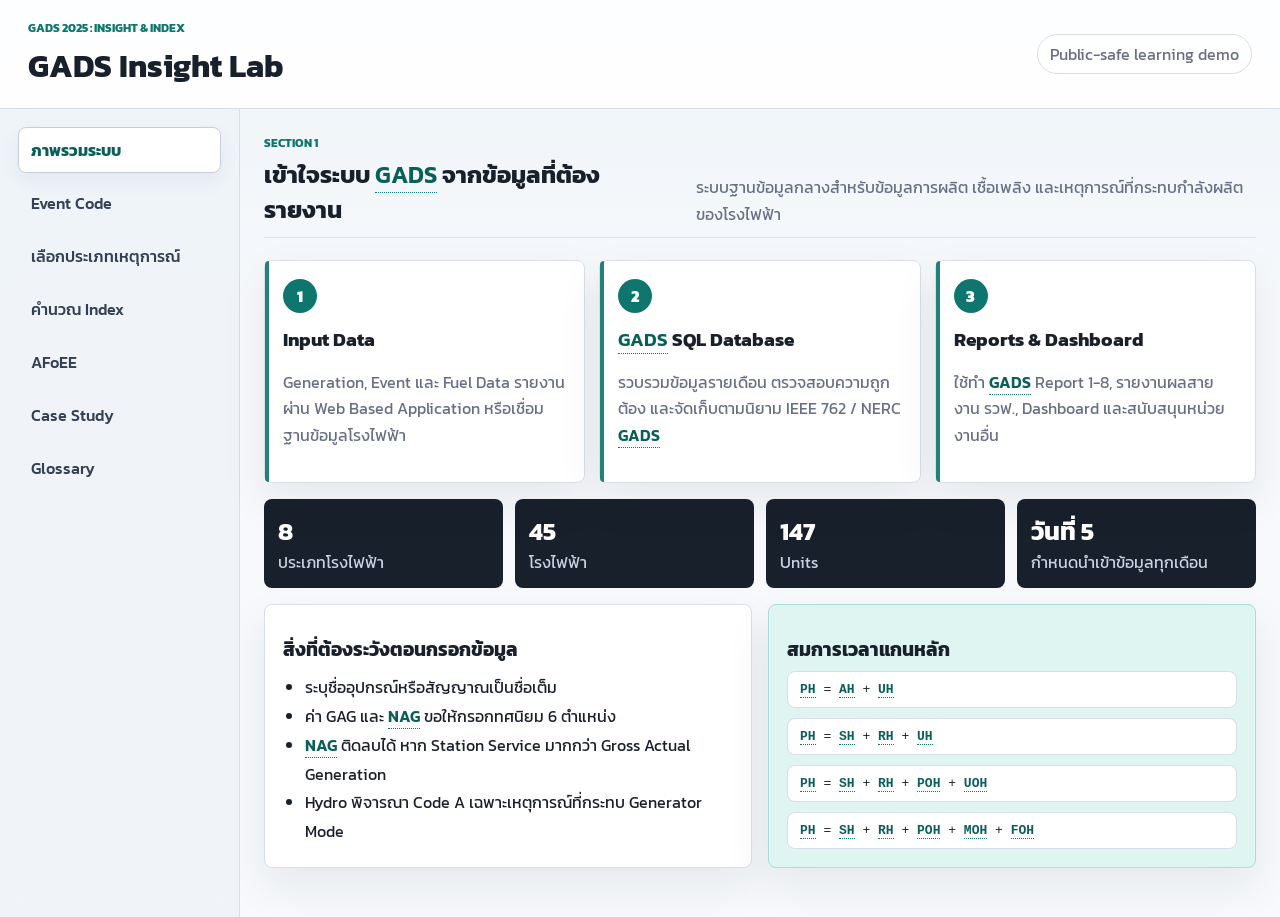
<file: index.html>
<!doctype html>
<html lang="th">
  <head>
    <meta charset="utf-8" />
    <meta name="viewport" content="width=device-width, initial-scale=1" />
    <title>GADS 2025 Insight Lab</title>
    <link rel="preconnect" href="https://fonts.googleapis.com" />
    <link rel="preconnect" href="https://fonts.gstatic.com" crossorigin />
    <link href="https://fonts.googleapis.com/css2?family=Kanit:wght@300;400;500;600;700;800&display=swap" rel="stylesheet" />
    <link rel="stylesheet" href="styles.css?v=ui-20260526" />
  </head>
  <body>
    <header class="topbar">
      <div>
        <p class="eyebrow">GADS 2025 : Insight & Index</p>
        <h1>GADS Insight Lab</h1>
      </div>
      <div class="source-pill">Public-safe learning demo</div>
    </header>

    <main class="app-shell">
      <aside class="sidebar" aria-label="เมนูหลัก">
        <button class="nav-button is-active" data-view="overview">ภาพรวมระบบ</button>
        <button class="nav-button" data-view="events">Event Code</button>
        <button class="nav-button" data-view="wizard">เลือกประเภทเหตุการณ์</button>
        <button class="nav-button" data-view="calculators">คำนวณ Index</button>
        <button class="nav-button" data-view="afoee">AFoEE</button>
        <button class="nav-button" data-view="cases">Case Study</button>
        <button class="nav-button" data-view="glossary">Glossary</button>
      </aside>

      <section class="workspace">
        <section class="view is-visible" id="overview">
          <div class="section-head">
            <div>
              <p class="eyebrow">Section 1</p>
              <h2>เข้าใจระบบ GADS จากข้อมูลที่ต้องรายงาน</h2>
            </div>
            <p>ระบบฐานข้อมูลกลางสำหรับข้อมูลการผลิต เชื้อเพลิง และเหตุการณ์ที่กระทบกำลังผลิตของโรงไฟฟ้า</p>
          </div>

          <div class="flow-grid">
            <article class="flow-node">
              <span>1</span>
              <h3>Input Data</h3>
              <p>Generation, Event และ Fuel Data รายงานผ่าน Web Based Application หรือเชื่อมฐานข้อมูลโรงไฟฟ้า</p>
            </article>
            <article class="flow-node">
              <span>2</span>
              <h3>GADS SQL Database</h3>
              <p>รวบรวมข้อมูลรายเดือน ตรวจสอบความถูกต้อง และจัดเก็บตามนิยาม IEEE 762 / NERC GADS</p>
            </article>
            <article class="flow-node">
              <span>3</span>
              <h3>Reports & Dashboard</h3>
              <p>ใช้ทำ GADS Report 1-8, รายงานผลสายงาน รวฟ., Dashboard และสนับสนุนหน่วยงานอื่น</p>
            </article>
          </div>

          <div class="metric-strip">
            <div><strong>8</strong><span>ประเภทโรงไฟฟ้า</span></div>
            <div><strong>45</strong><span>โรงไฟฟ้า</span></div>
            <div><strong>147</strong><span>Units</span></div>
            <div><strong>วันที่ 5</strong><span>กำหนดนำเข้าข้อมูลทุกเดือน</span></div>
          </div>

          <div class="two-column">
            <section class="panel">
              <h3>สิ่งที่ต้องระวังตอนกรอกข้อมูล</h3>
              <ul class="check-list">
                <li>ระบุชื่ออุปกรณ์หรือสัญญาณเป็นชื่อเต็ม</li>
                <li>ค่า GAG และ NAG ขอให้กรอกทศนิยม 6 ตำแหน่ง</li>
                <li>NAG ติดลบได้ หาก Station Service มากกว่า Gross Actual Generation</li>
                <li>Hydro พิจารณา Code A เฉพาะเหตุการณ์ที่กระทบ Generator Mode</li>
              </ul>
            </section>
            <section class="panel accent">
              <h3>สมการเวลาแกนหลัก</h3>
              <div class="formula-stack">
                <code>PH = AH + UH</code>
                <code>PH = SH + RH + UH</code>
                <code>PH = SH + RH + POH + UOH</code>
                <code>PH = SH + RH + POH + MOH + FOH</code>
              </div>
            </section>
          </div>
        </section>

        <section class="view" id="events">
          <div class="section-head">
            <div>
              <p class="eyebrow">Section 2</p>
              <h2>Event Code ที่ส่งผลต่อ Performance Index</h2>
            </div>
            <input class="search-input" id="eventSearch" type="search" placeholder="ค้นหา เช่น PO, U1, Derating" />
          </div>
          <div class="legend-row">
            <span class="legend planned">Planned</span>
            <span class="legend unplanned">Unplanned</span>
            <span class="legend derating">Derating</span>
            <span class="legend support">Support</span>
          </div>
          <div class="event-grid" id="eventGrid"></div>
        </section>

        <section class="view" id="wizard">
          <div class="section-head">
            <div>
              <p class="eyebrow">Decision Helper</p>
              <h2>ช่วยเลือก Event Type จากเงื่อนไขจริง</h2>
            </div>
            <p>ตอบคำถามสั้น ๆ เพื่อดูคำแนะนำเบื้องต้น พร้อมเหตุผลอ้างอิงจากนิยามในไฟล์</p>
          </div>
          <div class="wizard-layout">
            <form class="panel" id="eventWizard">
              <label>
                ลักษณะเหตุการณ์
                <select name="kind">
                  <option value="outage">หยุดเครื่อง / ไม่พร้อมเดินเครื่อง</option>
                  <option value="derating">ลดกำลังผลิต แต่ยังเดินเครื่องได้</option>
                  <option value="reserved">พร้อมเดินเครื่อง แต่ไม่ได้ถูกสั่งเดินเครื่อง</option>
                  <option value="secondary">งานเพิ่มเติมระหว่างเหตุการณ์หลัก</option>
                </select>
              </label>
              <label>
                มีแผนล่วงหน้าชัดเจนหรือไม่
                <select name="planning">
                  <option value="planned">มีแผน Planned Outage</option>
                  <option value="gt7">วางแผนหยุดได้ล่วงหน้าเกิน 7 วัน</option>
                  <option value="lt6">ต้องดำเนินการทันทีหรือภายใน 6 ชั่วโมง</option>
                  <option value="lt7">เลื่อนได้เกิน 6 ชั่วโมง แต่ไม่เกิน 7 วัน</option>
                  <option value="after7">เลื่อนได้เกิน 7 วัน ก่อน PO ครั้งหน้า</option>
                  <option value="none">ไม่เกี่ยวกับแผน</option>
                </select>
              </label>
              <label>
                สถานะระหว่าง Startup
                <select name="startup">
                  <option value="none">ไม่ใช่ Startup</option>
                  <option value="failBeforeSync">Startup แล้วขนานเครื่องไม่สำเร็จ</option>
                  <option value="failAfterSync">ขนานแล้ว แต่ขึ้น Load ตามสั่งไม่ได้</option>
                  <option value="testInScope">Trip/Shutdown ระหว่าง Startup Test ใน scope งาน PO</option>
                </select>
              </label>
              <label>
                การลดกำลังผลิตเข้าเกณฑ์ Derating หรือไม่
                <select name="deratingRule">
                  <option value="yes">ลด Load มากกว่า 2% ของ GMC หรือยาวเกิน 30 นาที</option>
                  <option value="no">ไม่เข้าเกณฑ์</option>
                  <option value="ambient">เกิดจาก Ambient / Seasonal Loss</option>
                </select>
              </label>
            </form>
            <section class="decision-panel" id="wizardResult"></section>
          </div>
        </section>

        <section class="view" id="calculators">
          <div class="section-head">
            <div>
              <p class="eyebrow">Section 3</p>
              <h2>เครื่องคิดเลข Performance Index</h2>
            </div>
            <p>ใส่ค่าตัวอย่างแล้วดูผลทันที เหมาะสำหรับทวน logic ก่อนรายงานข้อมูลจริง</p>
          </div>
          <div class="calc-tabs" role="tablist" aria-label="เลือกเครื่องคิดเลข">
            <button class="tab-button is-active" data-calc="time">Time Factors</button>
            <button class="tab-button" data-calc="gweaf">GWEAF / EAF</button>
            <button class="tab-button" data-calc="nof">NOF</button>
            <button class="tab-button" data-calc="station">Station Service</button>
          </div>
          <div class="calculator-panel" id="calculatorPanel"></div>
        </section>

        <section class="view" id="cases">
          <div class="section-head">
            <div>
              <p class="eyebrow">Case Study</p>
              <h2>จำลองเหตุการณ์จากสไลด์</h2>
            </div>
            <p>เลือกเคสเพื่อดู timeline, Event Type และข้อสรุปชั่วโมงของแต่ละ Unit</p>
          </div>
          <div class="case-list" id="caseList"></div>
          <section class="case-detail" id="caseDetail"></section>
        </section>

        <section class="view" id="afoee">
          <div class="section-head">
            <div>
              <p class="eyebrow">AFoEE Workshop 2024</p>
              <h2>Availability Factor OEE</h2>
            </div>
            <p>ตัวชี้วัดความพร้อมจ่ายที่ยกเว้นช่วง Planned Outage ตามเป้าหมาย และไม่หักผลกระทบจาก Derating</p>
          </div>

          <div class="afoee-hero">
            <section class="panel accent">
              <h3>นิยามแกนหลัก</h3>
              <p>AFoEE คืออัตราส่วนของชั่วโมงที่โรงไฟฟ้าพร้อมจ่ายไฟฟ้า ต่อชั่วโมงที่ประเมินผล หลังยกเว้น Planned Outage ที่ไม่เกินเป้าหมาย</p>
              <div class="formula-stack">
                <code>AH = PH - POHOEE - PEHOEE - UOH</code>
                <code>AFoEE = AH / (PH - POHOEE) x 100</code>
              </div>
            </section>
            <section class="panel">
              <h3>ขอบเขตที่นำมาประเมิน</h3>
              <ul class="check-list">
                <li>โรงไฟฟ้าที่อยู่ใน Contracted Capacity ตาม PDP หลัง COD</li>
                <li>ไม่อยู่ภายใต้ Warranty และไม่ใช่ช่วง 2 ปีก่อนปลดเครื่องตาม PDP/มติ กพช.</li>
                <li>ปี 2567 ใช้โรงไฟฟ้าที่มี Dispatch Factor มากกว่า 0.1</li>
                <li>คำนวณภาพรวมด้วย GMC Weighted Average ก่อนเข้าสูตร AFoEE</li>
              </ul>
            </section>
          </div>

          <div class="afoee-compare" id="afoeeCompare"></div>

          <div class="two-column">
            <section class="calculator-panel">
              <div class="code-title">
                <h3>AFoEE Calculator</h3>
                <span class="badge planned">Time Based</span>
              </div>
              <form class="calc-grid afoee-form" id="afoeeCalc"></form>
              <div class="result-grid" id="afoeeResults"></div>
              <p class="note">ถ้าคิดภาพรวมหลาย Unit ให้ทำ GMC Weighted Average ของ PH, AH และ POHOEE ก่อน แล้วจึงนำผลรวมเข้าสูตร</p>
            </section>

            <section class="calculator-panel">
              <div class="code-title">
                <h3>เป้าหมาย AFOEE 2567</h3>
                <span class="badge support">PA</span>
              </div>
              <table class="totals">
                <thead><tr><th>ระดับ</th><th>1</th><th>2</th><th>3</th><th>4</th><th>5</th></tr></thead>
                <tbody><tr><td>AFOEE</td><td>91.19%</td><td>92.02%</td><td>92.85%</td><td>93.68%</td><td>94.51%</td></tr></tbody>
              </table>
              <p>ระดับ 3 ใช้ค่าเฉลี่ยย้อนหลังของ IPP, ระดับ 5 ใช้ค่าที่ดีที่สุด และ interval = (Level 5 - Level 3) / 2</p>
              <div class="formula-stack">
                <code>Unplanned target = 100 - 94.51 = 5.49%</code>
                <code>แจกแจงตามสัดส่วน (PH - POHOEE) x GMC รายโรงไฟฟ้า/เดือน</code>
              </div>
            </section>
          </div>

          <div class="afoee-rules" id="afoeeRules"></div>

          <div class="section-head subhead">
            <div>
              <p class="eyebrow">Improvement Playbook</p>
              <h2>แนวทางลด PE / UO จาก PMAS และ Workshop</h2>
            </div>
            <input class="search-input" id="afoeeSearch" type="search" placeholder="ค้นหา เช่น PMAS, Bushing, Boiler" />
          </div>
          <div class="event-grid" id="afoeeActions"></div>
        </section>

        <section class="view" id="glossary">
          <div class="section-head">
            <div>
              <p class="eyebrow">Glossary</p>
              <h2>ค้นหาคำย่อและสูตรสำคัญ</h2>
            </div>
            <input class="search-input" id="glossarySearch" type="search" placeholder="ค้นหา เช่น SH, EUNDH, NOF" />
          </div>
          <div class="glossary-grid" id="glossaryGrid"></div>
        </section>
      </section>
    </main>

    <script src="app.js"></script>
  </body>
</html>
</file>
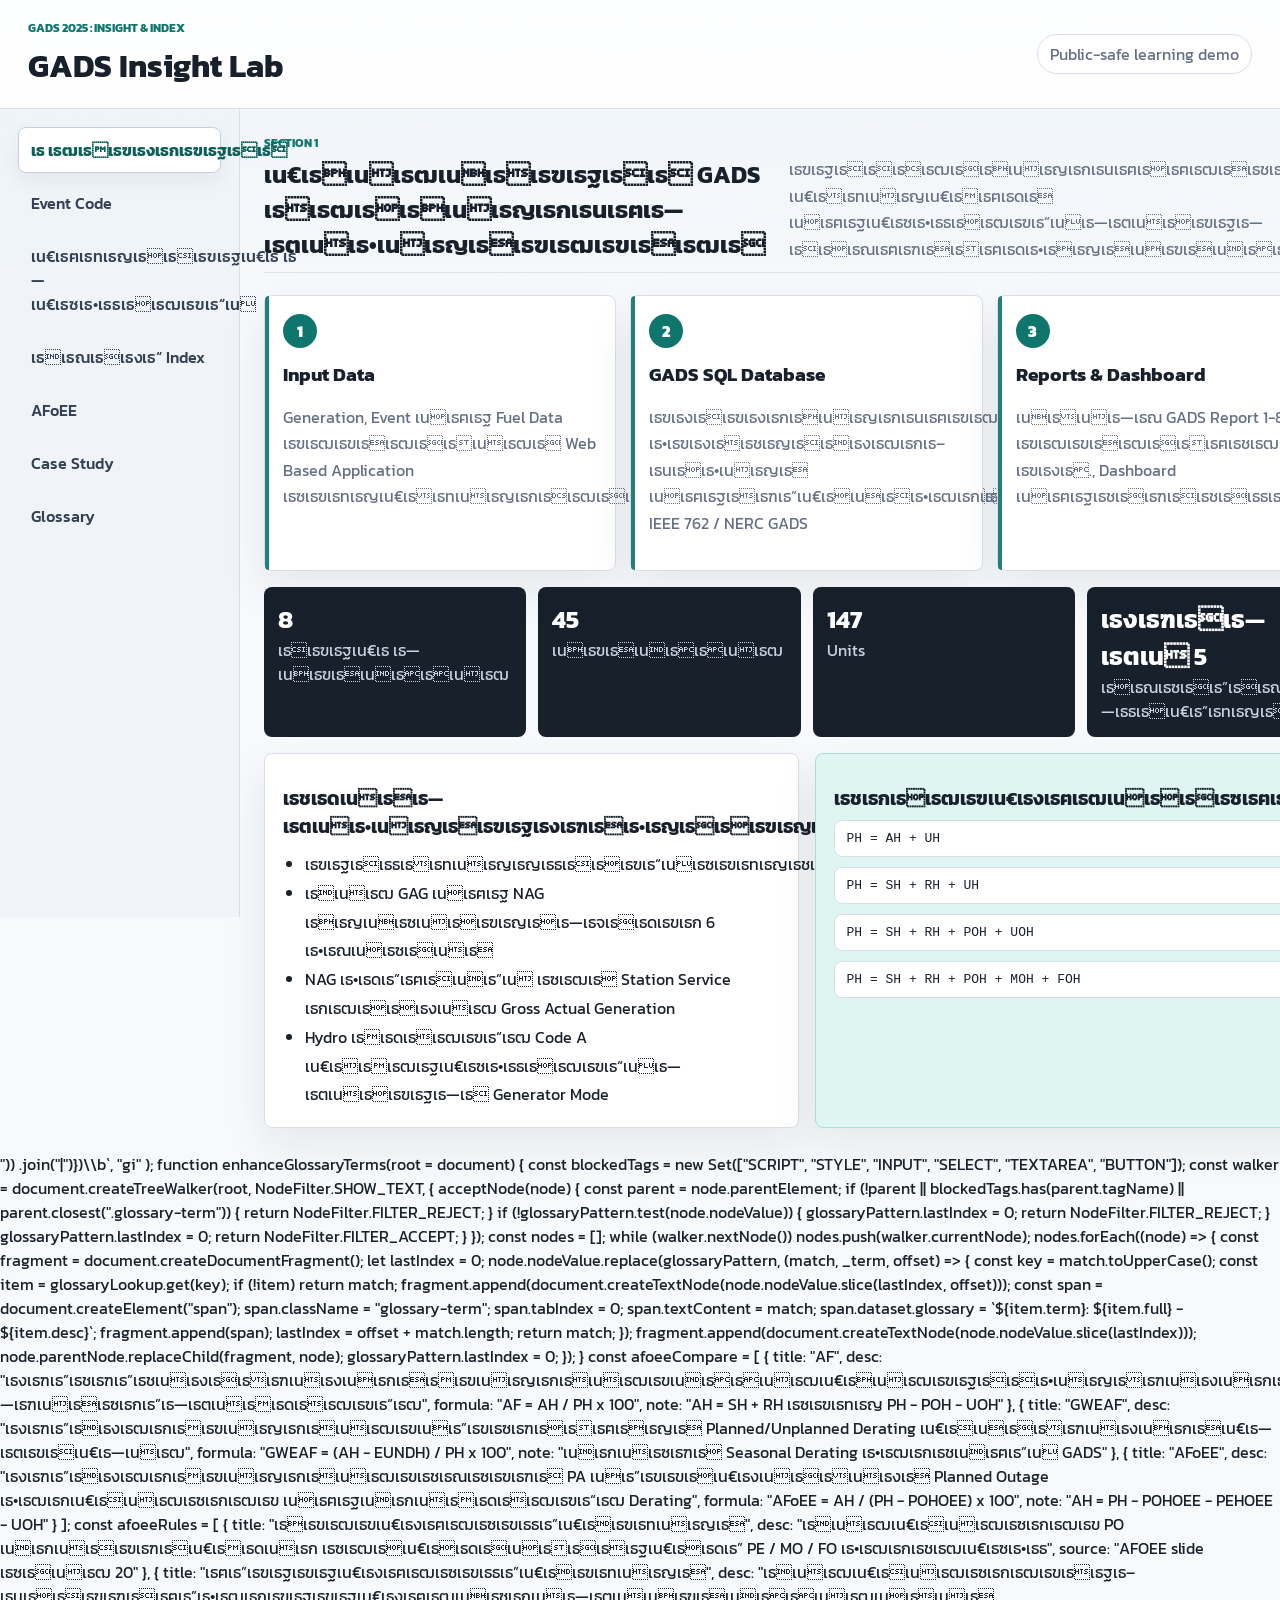
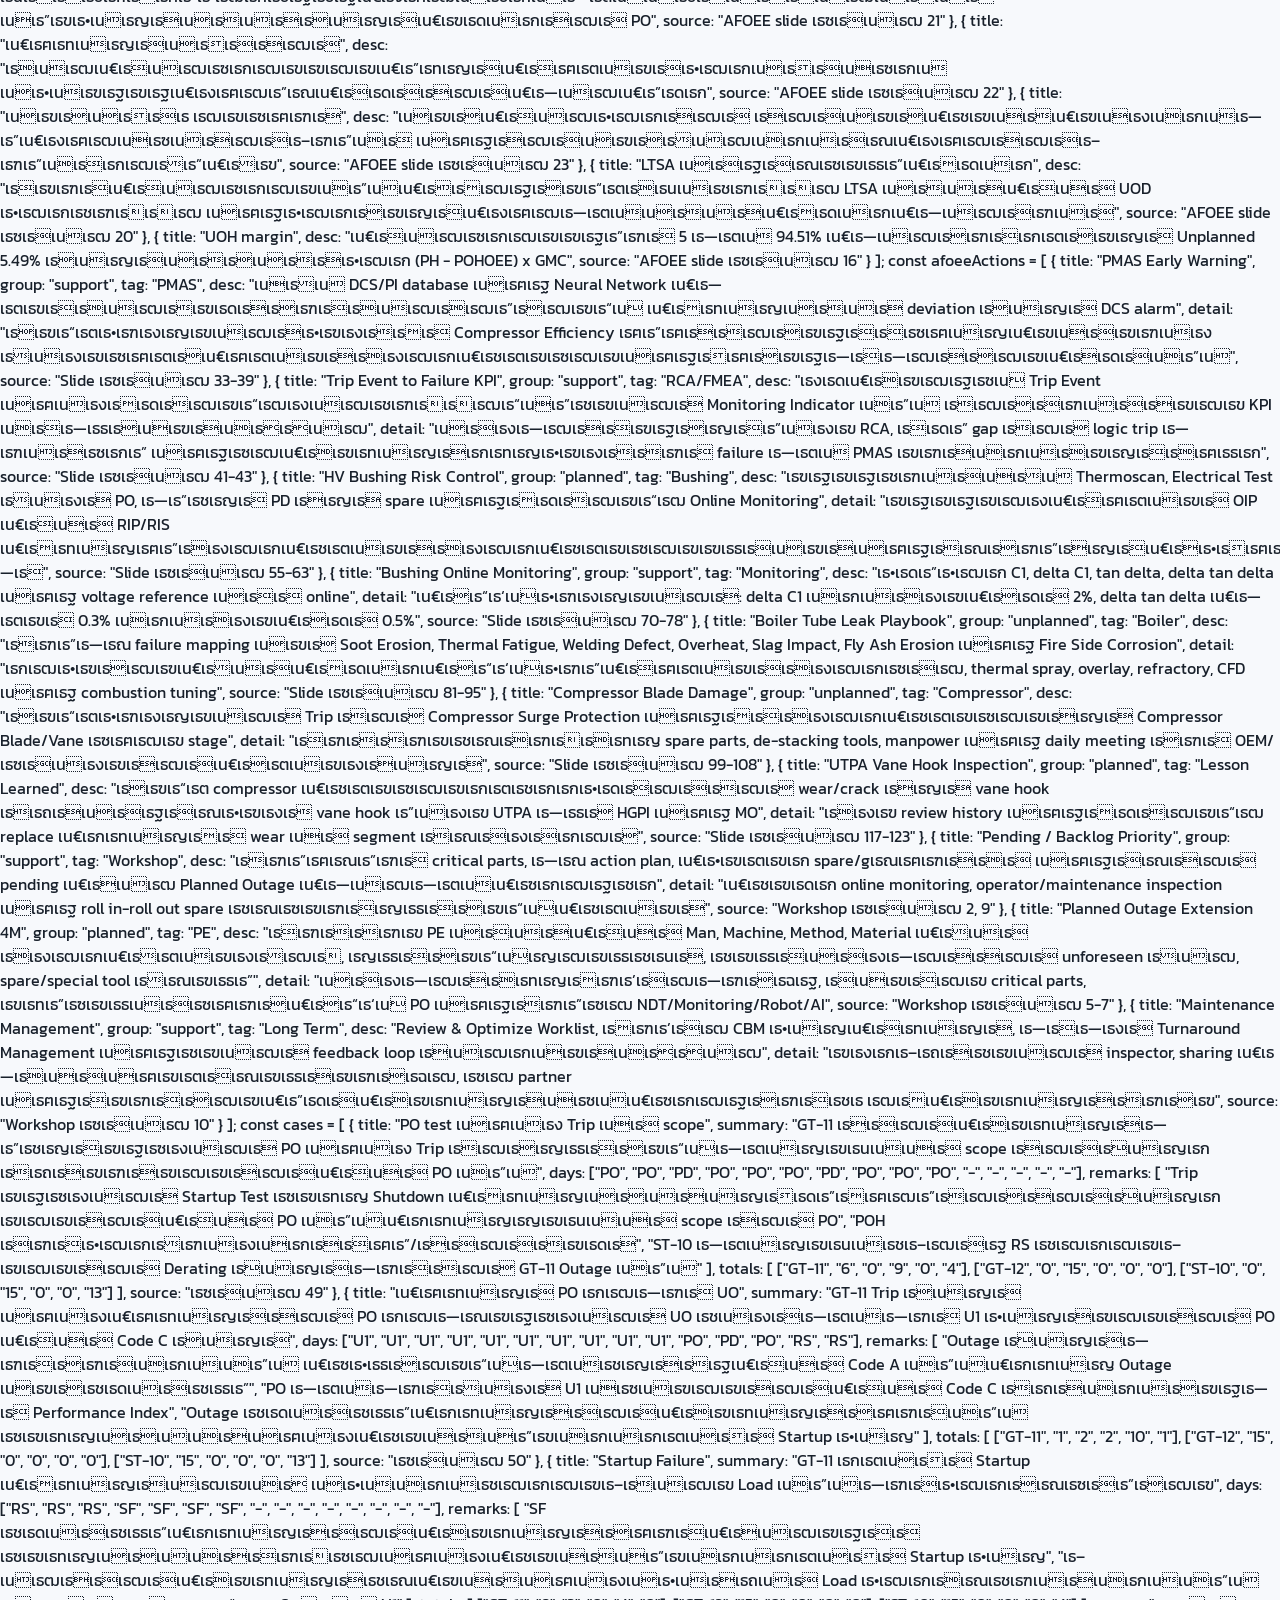
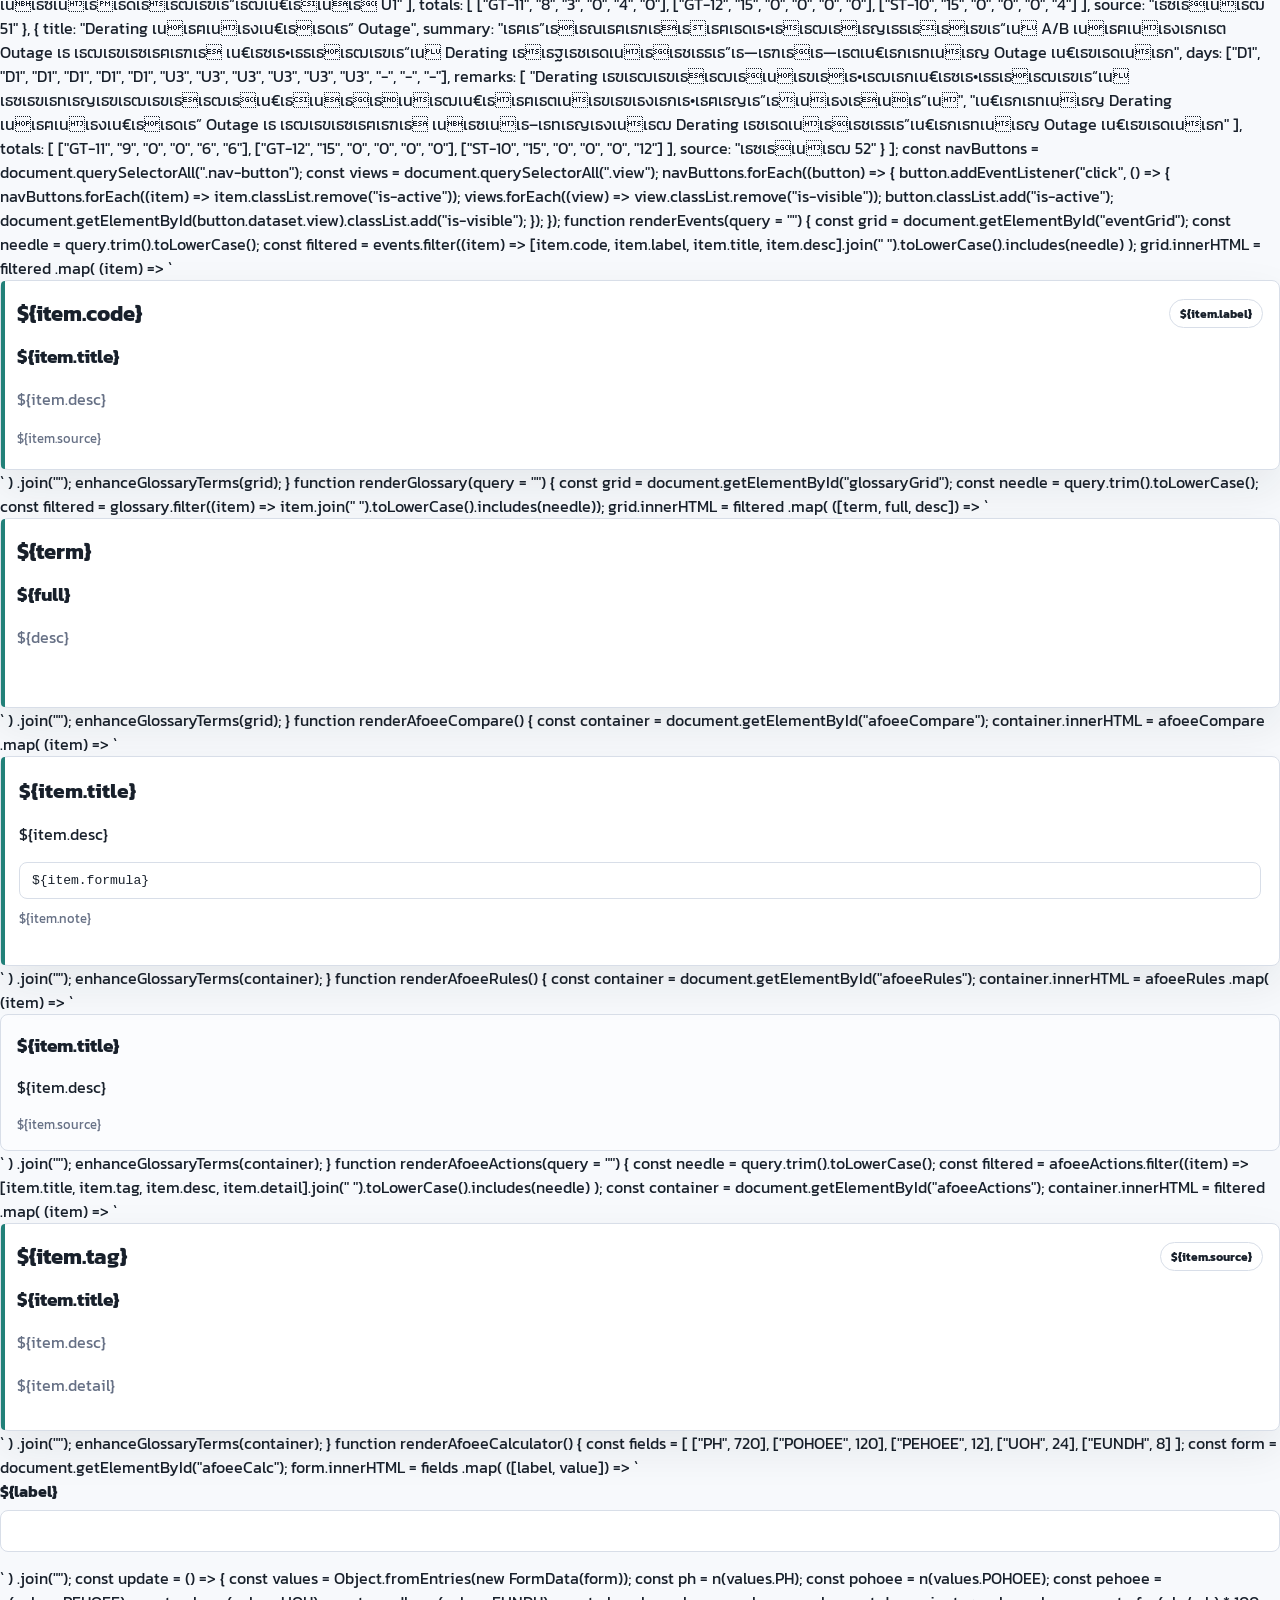
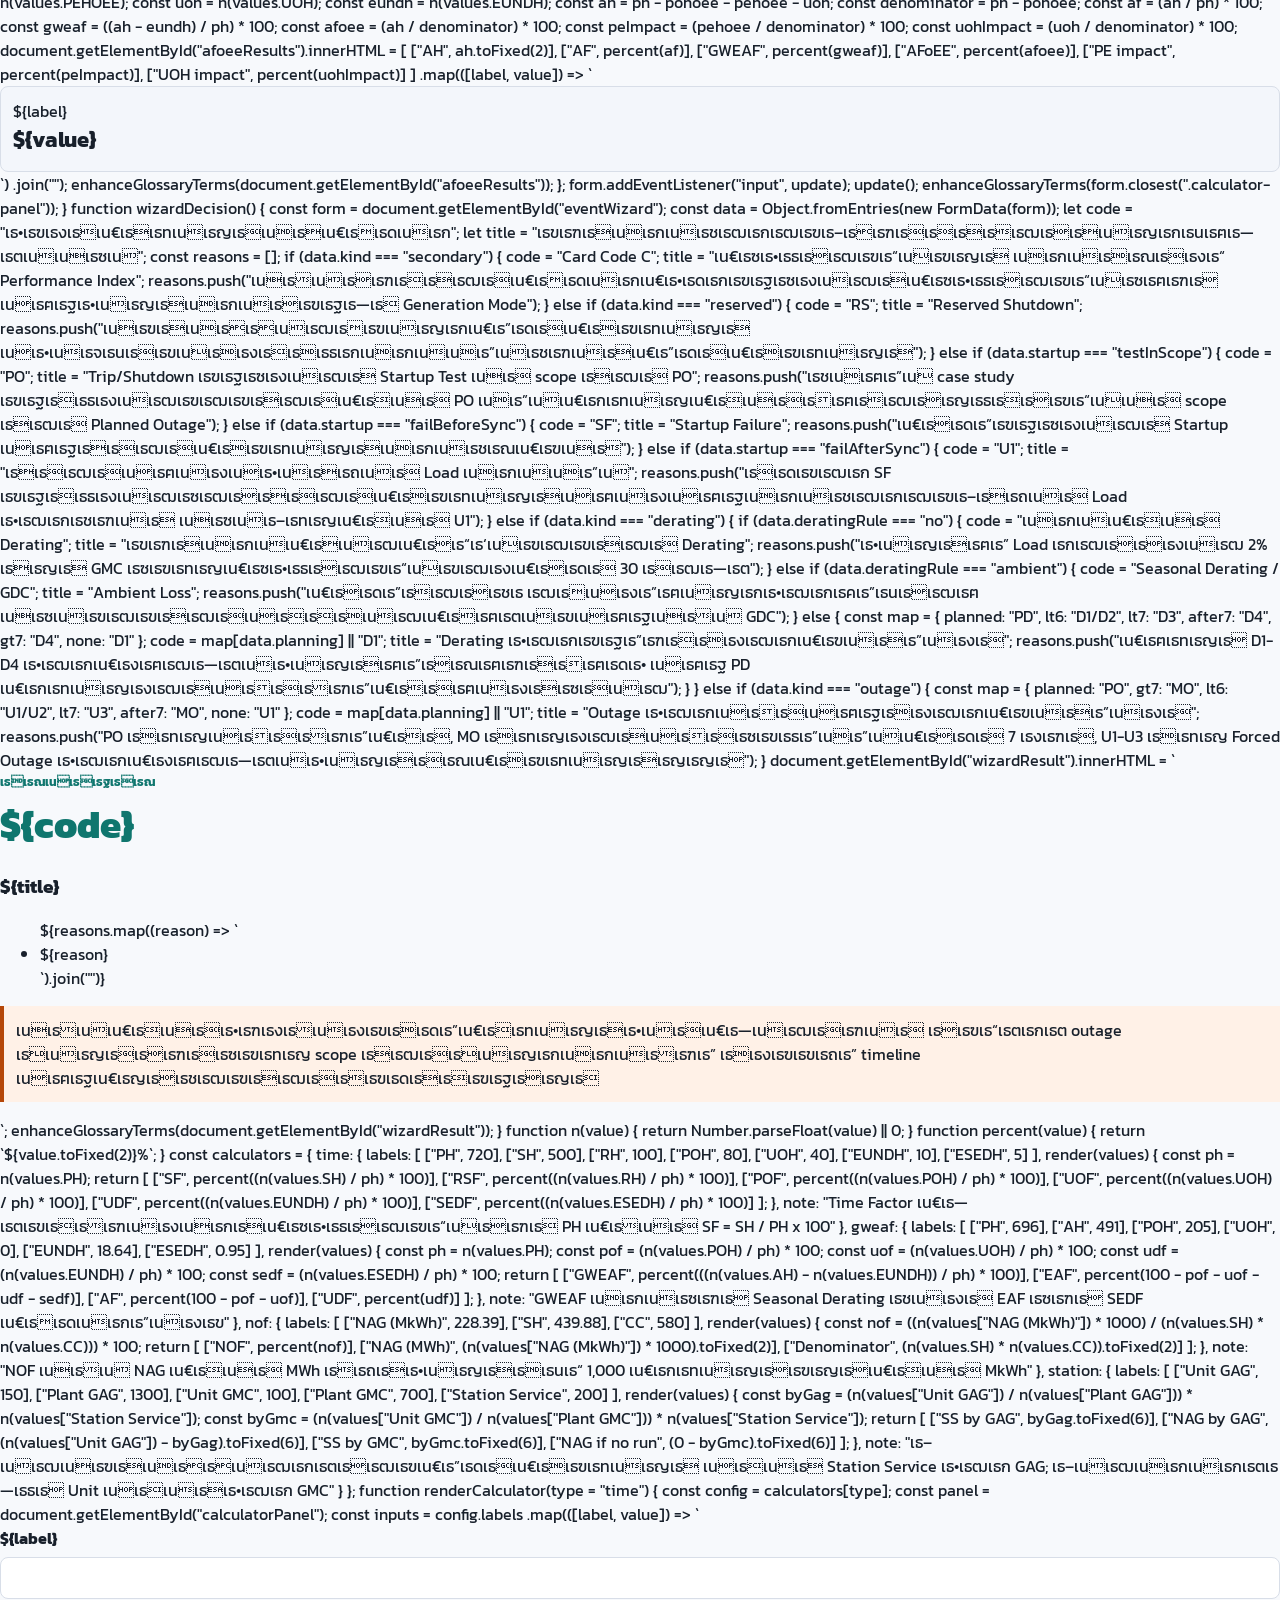
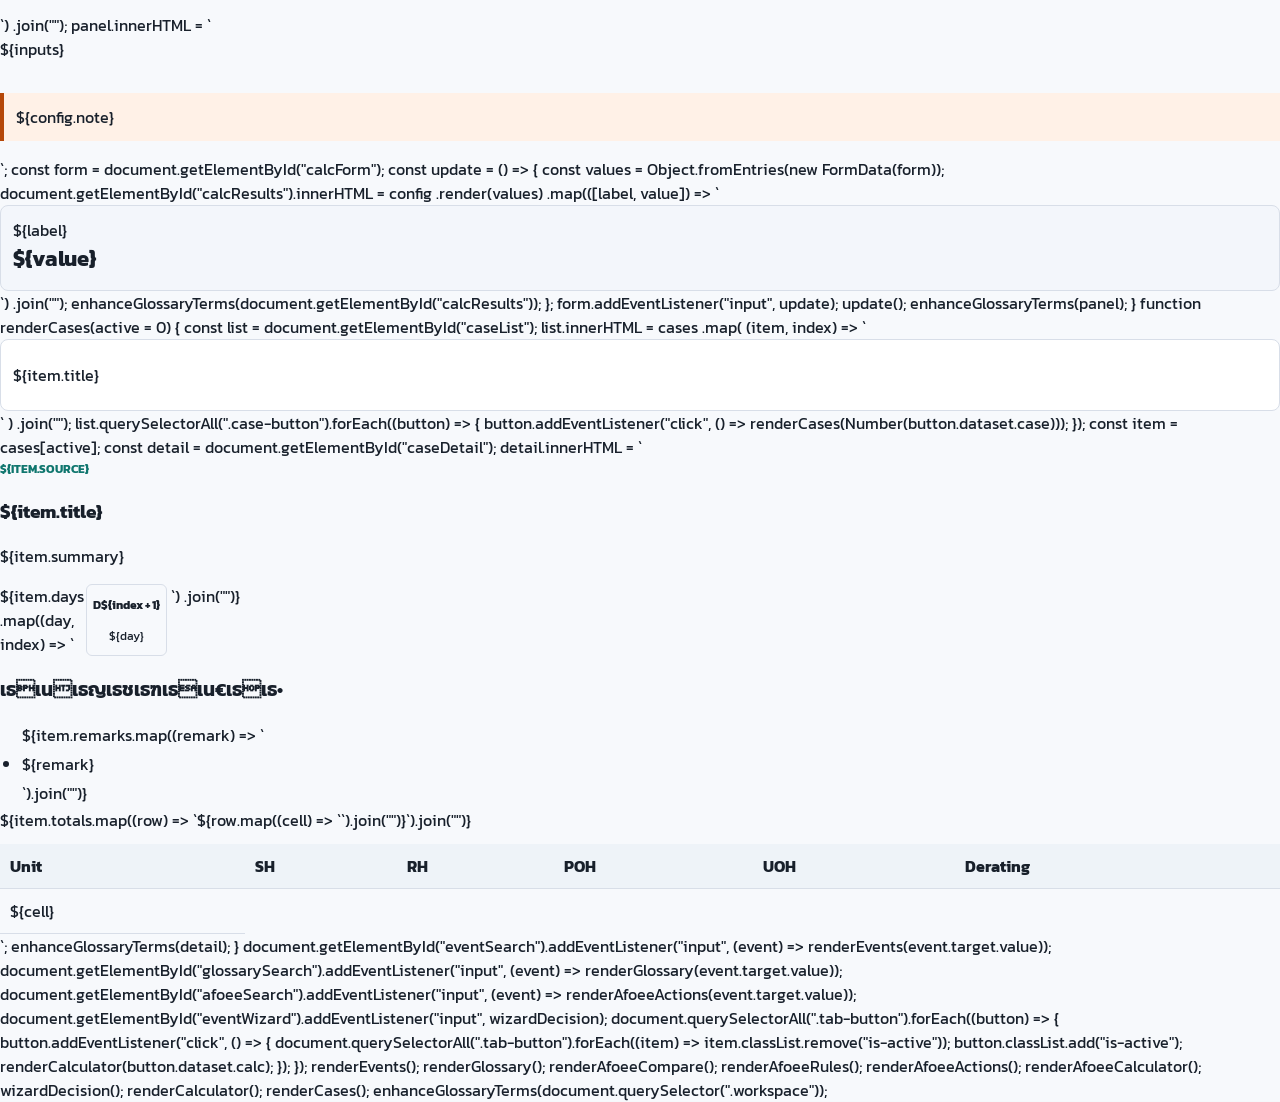
<file: GADS-Insight-Lab-Standalone.html>
﻿<!doctype html>
<html lang="th">
  <head>
    <meta charset="utf-8" />
    <meta name="viewport" content="width=device-width, initial-scale=1" />
    <title>GADS 2025 Insight Lab</title>
    <style>
@import url("https://fonts.googleapis.com/css2?family=Kanit:wght@300;400;500;600;700;800&display=swap");

:root {
  --ink: #18202b;
  --muted: #667085;
  --line: #d8dee8;
  --line-strong: #c5cedb;
  --paper: #f7f9fc;
  --white: #ffffff;
  --teal: #0f766e;
  --teal-dark: #0b5f59;
  --teal-soft: #dff5f2;
  --coral: #b54708;
  --coral-soft: #fff1e7;
  --indigo: #3538cd;
  --indigo-soft: #eceefe;
  --green: #287a3e;
  --red: #b42318;
  --shadow: 0 18px 45px rgba(24, 32, 43, 0.08);
}

* {
  box-sizing: border-box;
}

body {
  margin: 0;
  color: var(--ink);
  background:
    linear-gradient(180deg, #eef4f8 0, var(--paper) 320px);
  font-family: "Kanit", "Segoe UI", Tahoma, sans-serif;
  letter-spacing: 0;
}

button,
input,
select {
  font: inherit;
}

.topbar {
  min-height: 92px;
  display: flex;
  align-items: center;
  justify-content: space-between;
  gap: 20px;
  padding: 18px 28px;
  background: rgba(255, 255, 255, 0.88);
  border-bottom: 1px solid var(--line);
  backdrop-filter: blur(14px);
}

.topbar h1,
.section-head h2 {
  margin: 0;
  letter-spacing: 0;
}

.eyebrow {
  margin: 0 0 5px;
  color: var(--teal);
  font-size: 0.78rem;
  font-weight: 700;
  text-transform: uppercase;
}

.source-pill,
.legend {
  border: 1px solid var(--line);
  border-radius: 999px;
  padding: 7px 12px;
  color: var(--muted);
  background: var(--white);
  white-space: nowrap;
}

.app-shell {
  display: grid;
  grid-template-columns: 240px 1fr;
  min-height: calc(100vh - 92px);
}

.sidebar {
  position: sticky;
  top: 0;
  height: calc(100vh - 92px);
  padding: 18px;
  border-right: 1px solid var(--line);
  background: rgba(238, 243, 248, 0.82);
  backdrop-filter: blur(12px);
}

.nav-button,
.tab-button,
.case-button {
  width: 100%;
  min-height: 42px;
  border: 1px solid transparent;
  border-radius: 8px;
  background: transparent;
  color: var(--ink);
  cursor: pointer;
  text-align: left;
}

.nav-button {
  padding: 10px 12px;
  margin-bottom: 7px;
  color: #344054;
  font-weight: 500;
}

.nav-button:hover,
.nav-button.is-active {
  background: var(--white);
  border-color: var(--line-strong);
  box-shadow: 0 8px 20px rgba(24, 32, 43, 0.06);
}

.nav-button.is-active {
  color: var(--teal-dark);
  font-weight: 700;
}

.workspace {
  padding: 24px;
  max-width: 1340px;
  width: 100%;
}

.view {
  display: none;
}

.view.is-visible {
  display: block;
}

.section-head {
  display: flex;
  align-items: flex-end;
  justify-content: space-between;
  gap: 24px;
  margin-bottom: 22px;
  padding-bottom: 10px;
  border-bottom: 1px solid rgba(216, 222, 232, 0.72);
}

.section-head > p {
  max-width: 560px;
  margin: 0;
  color: var(--muted);
  line-height: 1.65;
}

.flow-grid,
.event-grid,
.glossary-grid {
  display: grid;
  gap: 14px;
}

.flow-grid {
  grid-template-columns: repeat(3, minmax(0, 1fr));
}

.flow-node,
.panel,
.event-card,
.glossary-card,
.case-detail,
.decision-panel,
.calculator-panel {
  background: var(--white);
  border: 1px solid var(--line);
  border-radius: 8px;
  box-shadow: var(--shadow);
}

.flow-node {
  position: relative;
  padding: 18px;
  min-height: 178px;
  overflow: visible;
  transition: transform 140ms ease, box-shadow 140ms ease, border-color 140ms ease;
}

.flow-node::before,
.event-card::before,
.glossary-card::before,
.compare-card::before {
  content: "";
  position: absolute;
  inset: 0 auto 0 0;
  width: 4px;
  border-radius: 8px 0 0 8px;
  background: var(--teal);
  opacity: 0.92;
}

.flow-node:hover,
.event-card:hover,
.glossary-card:hover,
.compare-card:hover {
  border-color: var(--line-strong);
  box-shadow: 0 20px 50px rgba(24, 32, 43, 0.12);
  transform: translateY(-1px);
}

.flow-node > span:first-child {
  display: inline-grid;
  place-items: center;
  width: 34px;
  height: 34px;
  border-radius: 50%;
  color: var(--white);
  background: var(--teal);
  font-weight: 800;
}

.flow-node h3,
.panel h3,
.event-card h3,
.glossary-card h3,
.case-detail h3 {
  margin: 12px 0 8px;
}

.flow-node p,
.event-card p,
.glossary-card p,
.case-detail p,
.panel p {
  color: var(--muted);
  line-height: 1.65;
}

.metric-strip {
  display: grid;
  grid-template-columns: repeat(4, minmax(0, 1fr));
  gap: 12px;
  margin: 16px 0;
}

.metric-strip div {
  min-height: 86px;
  padding: 14px;
  background: var(--ink);
  color: var(--white);
  border-radius: 8px;
}

.metric-strip strong {
  display: block;
  font-size: 1.55rem;
}

.metric-strip span {
  color: #c9d3e4;
}

.two-column,
.wizard-layout,
.afoee-hero {
  display: grid;
  grid-template-columns: minmax(0, 1fr) minmax(0, 1fr);
  gap: 16px;
}

.panel,
.decision-panel,
.calculator-panel,
.case-detail {
  padding: 18px;
}

.panel,
.decision-panel,
.calculator-panel,
.case-detail {
  border-color: var(--line);
}

.panel.accent {
  background: var(--teal-soft);
  border-color: #a8ded7;
}

.check-list {
  margin: 10px 0 0;
  padding-left: 22px;
  line-height: 1.8;
}

.formula-stack {
  display: grid;
  gap: 10px;
}

code {
  display: block;
  padding: 10px 12px;
  color: var(--ink);
  background: var(--white);
  border: 1px solid var(--line);
  border-radius: 8px;
  white-space: normal;
}

.glossary-term {
  position: relative;
  display: inline;
  border-bottom: 1px dotted var(--teal);
  color: var(--teal-dark);
  font-weight: 600;
  cursor: help;
}

.glossary-term:focus {
  outline: 2px solid #8fd7cf;
  outline-offset: 2px;
  border-radius: 4px;
}

.glossary-term::after {
  content: attr(data-glossary);
  position: absolute;
  left: 50%;
  bottom: calc(100% + 10px);
  z-index: 20;
  width: min(320px, 78vw);
  min-width: 220px;
  padding: 10px 12px;
  border: 1px solid #8fd7cf;
  border-radius: 8px;
  background: #10202b;
  color: var(--white);
  box-shadow: 0 14px 35px rgba(16, 32, 43, 0.22);
  font-size: 0.86rem;
  font-weight: 500;
  line-height: 1.55;
  white-space: normal;
  opacity: 0;
  pointer-events: none;
  transform: translate(-50%, 6px);
  transition: opacity 120ms ease, transform 120ms ease;
}

.glossary-term::before {
  content: "";
  position: absolute;
  left: 50%;
  bottom: calc(100% + 3px);
  z-index: 21;
  width: 12px;
  height: 12px;
  background: #10202b;
  border-right: 1px solid #8fd7cf;
  border-bottom: 1px solid #8fd7cf;
  opacity: 0;
  pointer-events: none;
  transform: translate(-50%, 6px) rotate(45deg);
  transition: opacity 120ms ease, transform 120ms ease;
}

.glossary-term:hover::after,
.glossary-term:hover::before,
.glossary-term:focus::after,
.glossary-term:focus::before {
  opacity: 1;
  transform: translate(-50%, 0);
}

.search-input {
  width: min(380px, 100%);
  min-height: 42px;
  border: 1px solid var(--line);
  border-radius: 8px;
  padding: 9px 12px;
  background: var(--white);
}

.legend-row {
  display: flex;
  flex-wrap: wrap;
  gap: 8px;
  margin-bottom: 14px;
}

.legend.planned,
.badge.planned {
  background: var(--teal-soft);
  color: var(--teal);
  border-color: #a8ded7;
}

.legend.unplanned,
.badge.unplanned {
  background: var(--coral-soft);
  color: var(--coral);
  border-color: #ffd1b8;
}

.legend.derating,
.badge.derating {
  background: var(--indigo-soft);
  color: var(--indigo);
  border-color: #c8ceff;
}

.legend.support,
.badge.support {
  background: #eef4ff;
  color: #175cd3;
  border-color: #c7d7fe;
}

.event-grid,
.glossary-grid {
  grid-template-columns: repeat(3, minmax(0, 1fr));
}

.event-card,
.glossary-card {
  position: relative;
  padding: 16px;
  min-height: 190px;
  overflow: visible;
  transition: transform 140ms ease, box-shadow 140ms ease, border-color 140ms ease;
}

.afoee-compare,
.afoee-rules {
  display: grid;
  grid-template-columns: repeat(3, minmax(0, 1fr));
  gap: 14px;
  margin: 16px 0;
}

.compare-card {
  position: relative;
  min-height: 210px;
  padding: 18px;
  border: 1px solid var(--line);
  border-radius: 8px;
  background: var(--white);
  box-shadow: var(--shadow);
  overflow: visible;
  transition: transform 140ms ease, box-shadow 140ms ease, border-color 140ms ease;
}

.compare-card strong {
  display: block;
  margin-bottom: 8px;
  font-size: 1.3rem;
}

.compare-card code {
  margin-top: 12px;
}

.rule-card {
  padding: 16px;
  border: 1px solid var(--line);
  border-radius: 8px;
  background: #fbfcfe;
}

.rule-card h3 {
  margin: 0 0 8px;
}

.subhead {
  margin-top: 24px;
}

.badge {
  display: inline-flex;
  align-items: center;
  min-height: 28px;
  border: 1px solid var(--line);
  border-radius: 999px;
  padding: 4px 10px;
  font-size: 0.78rem;
  font-weight: 700;
}

.code-title {
  display: flex;
  align-items: center;
  justify-content: space-between;
  gap: 10px;
}

.code-title strong {
  font-size: 1.35rem;
}

.source {
  margin-top: 10px;
  color: var(--muted);
  font-size: 0.82rem;
}

label {
  display: grid;
  gap: 7px;
  margin-bottom: 14px;
  font-weight: 700;
}

select,
.number-input {
  width: 100%;
  min-height: 42px;
  border: 1px solid var(--line);
  border-radius: 8px;
  padding: 8px 10px;
  background: var(--white);
  color: var(--ink);
}

.decision-code {
  font-size: 2.4rem;
  font-weight: 800;
  color: var(--teal);
}

.decision-panel ul {
  line-height: 1.75;
  padding-left: 20px;
}

.calc-tabs {
  display: flex;
  gap: 8px;
  margin-bottom: 14px;
  overflow-x: auto;
}

.tab-button {
  width: auto;
  min-width: 150px;
  padding: 8px 12px;
  text-align: center;
  border-color: var(--line);
  background: var(--white);
}

.tab-button.is-active {
  color: var(--white);
  background: var(--ink);
}

.calc-grid {
  display: grid;
  grid-template-columns: repeat(4, minmax(0, 1fr));
  gap: 12px;
}

.result-grid {
  display: grid;
  grid-template-columns: repeat(4, minmax(0, 1fr));
  gap: 10px;
  margin-top: 16px;
}

.result-box {
  min-height: 86px;
  padding: 12px;
  background: #f3f6fb;
  border: 1px solid var(--line);
  border-radius: 8px;
}

.result-box strong {
  display: block;
  font-size: 1.35rem;
}

.case-list {
  display: grid;
  grid-template-columns: repeat(4, minmax(0, 1fr));
  gap: 10px;
  margin-bottom: 14px;
}

.case-button {
  min-height: 72px;
  padding: 12px;
  background: var(--white);
  border-color: var(--line);
}

.case-button.is-active {
  color: var(--white);
  background: var(--teal);
  border-color: var(--teal);
}

.timeline {
  display: grid;
  grid-template-columns: repeat(15, minmax(34px, 1fr));
  gap: 4px;
  margin: 16px 0;
}

.day {
  min-height: 54px;
  display: grid;
  place-items: center;
  padding: 4px;
  border-radius: 6px;
  border: 1px solid var(--line);
  background: #f7f9fc;
  font-size: 0.78rem;
  text-align: center;
}

.day.po,
.day.pd {
  background: var(--teal-soft);
}

.day.uo,
.day.sf {
  background: var(--coral-soft);
}

.day.rs {
  background: #eef4ff;
}

.day.d1,
.day.d3 {
  background: var(--indigo-soft);
}

.totals {
  width: 100%;
  border-collapse: collapse;
  margin-top: 12px;
  overflow: hidden;
}

.totals th,
.totals td {
  padding: 10px;
  border-bottom: 1px solid var(--line);
  text-align: left;
}

.totals th {
  background: #eef3f8;
}

.note {
  padding: 12px;
  border-left: 4px solid var(--coral);
  background: var(--coral-soft);
}

@media (max-width: 980px) {
  .app-shell {
    grid-template-columns: 1fr;
  }

  .sidebar {
    position: static;
    height: auto;
    display: grid;
    grid-template-columns: repeat(3, minmax(0, 1fr));
    gap: 8px;
  }

  .nav-button {
    margin: 0;
    text-align: center;
  }

  .section-head,
  .topbar {
    align-items: flex-start;
    flex-direction: column;
  }

  .flow-grid,
  .event-grid,
  .glossary-grid,
  .two-column,
  .wizard-layout,
  .afoee-hero,
  .afoee-compare,
  .afoee-rules,
  .metric-strip,
  .case-list,
  .calc-grid,
  .result-grid {
    grid-template-columns: 1fr 1fr;
  }
}

@media (max-width: 640px) {
  .topbar,
  .workspace,
  .sidebar {
    padding: 14px;
  }

  .sidebar,
  .flow-grid,
  .event-grid,
  .glossary-grid,
  .two-column,
  .wizard-layout,
  .afoee-hero,
  .afoee-compare,
  .afoee-rules,
  .metric-strip,
  .case-list,
  .calc-grid,
  .result-grid {
    grid-template-columns: 1fr;
  }

  .timeline {
    grid-template-columns: repeat(5, minmax(40px, 1fr));
  }
}

</style>
  </head>
  <body>
    <header class="topbar">
      <div>
        <p class="eyebrow">GADS 2025 : Insight & Index</p>
        <h1>GADS Insight Lab</h1>
      </div>
      <div class="source-pill">Public-safe learning demo</div>
    </header>

    <main class="app-shell">
      <aside class="sidebar" aria-label="เน€เธกเธเธนเธซเธฅเธฑเธ">
        <button class="nav-button is-active" data-view="overview">เธ เธฒเธเธฃเธงเธกเธฃเธฐเธเธ</button>
        <button class="nav-button" data-view="events">Event Code</button>
        <button class="nav-button" data-view="wizard">เน€เธฅเธทเธญเธเธเธฃเธฐเน€เธ เธ—เน€เธซเธ•เธธเธเธฒเธฃเธ“เน</button>
        <button class="nav-button" data-view="calculators">เธเธณเธเธงเธ“ Index</button>
        <button class="nav-button" data-view="afoee">AFoEE</button>
        <button class="nav-button" data-view="cases">Case Study</button>
        <button class="nav-button" data-view="glossary">Glossary</button>
      </aside>

      <section class="workspace">
        <section class="view is-visible" id="overview">
          <div class="section-head">
            <div>
              <p class="eyebrow">Section 1</p>
              <h2>เน€เธเนเธฒเนเธเธฃเธฐเธเธ GADS เธเธฒเธเธเนเธญเธกเธนเธฅเธ—เธตเนเธ•เนเธญเธเธฃเธฒเธขเธเธฒเธ</h2>
            </div>
            <p>เธฃเธฐเธเธเธเธฒเธเธเนเธญเธกเธนเธฅเธเธฅเธฒเธเธชเธณเธซเธฃเธฑเธเธเนเธญเธกเธนเธฅเธเธฒเธฃเธเธฅเธดเธ• เน€เธเธทเนเธญเน€เธเธฅเธดเธ เนเธฅเธฐเน€เธซเธ•เธธเธเธฒเธฃเธ“เนเธ—เธตเนเธเธฃเธฐเธ—เธเธเธณเธฅเธฑเธเธเธฅเธดเธ•เธเธญเธเนเธฃเธเนเธเธเนเธฒ</p>
          </div>

          <div class="flow-grid">
            <article class="flow-node">
              <span>1</span>
              <h3>Input Data</h3>
              <p>Generation, Event เนเธฅเธฐ Fuel Data เธฃเธฒเธขเธเธฒเธเธเนเธฒเธ Web Based Application เธซเธฃเธทเธญเน€เธเธทเนเธญเธกเธเธฒเธเธเนเธญเธกเธนเธฅเนเธฃเธเนเธเธเนเธฒ</p>
            </article>
            <article class="flow-node">
              <span>2</span>
              <h3>GADS SQL Database</h3>
              <p>เธฃเธงเธเธฃเธงเธกเธเนเธญเธกเธนเธฅเธฃเธฒเธขเน€เธ”เธทเธญเธ เธ•เธฃเธงเธเธชเธญเธเธเธงเธฒเธกเธ–เธนเธเธ•เนเธญเธ เนเธฅเธฐเธเธฑเธ”เน€เธเนเธเธ•เธฒเธกเธเธดเธขเธฒเธก IEEE 762 / NERC GADS</p>
            </article>
            <article class="flow-node">
              <span>3</span>
              <h3>Reports & Dashboard</h3>
              <p>เนเธเนเธ—เธณ GADS Report 1-8, เธฃเธฒเธขเธเธฒเธเธเธฅเธชเธฒเธขเธเธฒเธ เธฃเธงเธ., Dashboard เนเธฅเธฐเธชเธเธฑเธเธชเธเธธเธเธซเธเนเธงเธขเธเธฒเธเธญเธทเนเธ</p>
            </article>
          </div>

          <div class="metric-strip">
            <div><strong>8</strong><span>เธเธฃเธฐเน€เธ เธ—เนเธฃเธเนเธเธเนเธฒ</span></div>
            <div><strong>45</strong><span>เนเธฃเธเนเธเธเนเธฒ</span></div>
            <div><strong>147</strong><span>Units</span></div>
            <div><strong>เธงเธฑเธเธ—เธตเน 5</strong><span>เธเธณเธซเธเธ”เธเธณเน€เธเนเธฒเธเนเธญเธกเธนเธฅเธ—เธธเธเน€เธ”เธทเธญเธ</span></div>
          </div>

          <div class="two-column">
            <section class="panel">
              <h3>เธชเธดเนเธเธ—เธตเนเธ•เนเธญเธเธฃเธฐเธงเธฑเธเธ•เธญเธเธเธฃเธญเธเธเนเธญเธกเธนเธฅ</h3>
              <ul class="check-list">
                <li>เธฃเธฐเธเธธเธเธทเนเธญเธญเธธเธเธเธฃเธ“เนเธซเธฃเธทเธญเธชเธฑเธเธเธฒเธ“เน€เธเนเธเธเธทเนเธญเน€เธ•เนเธก</li>
                <li>เธเนเธฒ GAG เนเธฅเธฐ NAG เธเธญเนเธซเนเธเธฃเธญเธเธ—เธจเธเธดเธขเธก 6 เธ•เธณเนเธซเธเนเธ</li>
                <li>NAG เธ•เธดเธ”เธฅเธเนเธ”เน เธซเธฒเธ Station Service เธกเธฒเธเธเธงเนเธฒ Gross Actual Generation</li>
                <li>Hydro เธเธดเธเธฒเธฃเธ“เธฒ Code A เน€เธเธเธฒเธฐเน€เธซเธ•เธธเธเธฒเธฃเธ“เนเธ—เธตเนเธเธฃเธฐเธ—เธ Generator Mode</li>
              </ul>
            </section>
            <section class="panel accent">
              <h3>เธชเธกเธเธฒเธฃเน€เธงเธฅเธฒเนเธเธเธซเธฅเธฑเธ</h3>
              <div class="formula-stack">
                <code>PH = AH + UH</code>
                <code>PH = SH + RH + UH</code>
                <code>PH = SH + RH + POH + UOH</code>
                <code>PH = SH + RH + POH + MOH + FOH</code>
              </div>
            </section>
          </div>
        </section>

        <section class="view" id="events">
          <div class="section-head">
            <div>
              <p class="eyebrow">Section 2</p>
              <h2>Event Code เธ—เธตเนเธชเนเธเธเธฅเธ•เนเธญ Performance Index</h2>
            </div>
            <input class="search-input" id="eventSearch" type="search" placeholder="เธเนเธเธซเธฒ เน€เธเนเธ PO, U1, Derating" />
          </div>
          <div class="legend-row">
            <span class="legend planned">Planned</span>
            <span class="legend unplanned">Unplanned</span>
            <span class="legend derating">Derating</span>
            <span class="legend support">Support</span>
          </div>
          <div class="event-grid" id="eventGrid"></div>
        </section>

        <section class="view" id="wizard">
          <div class="section-head">
            <div>
              <p class="eyebrow">Decision Helper</p>
              <h2>เธเนเธงเธขเน€เธฅเธทเธญเธ Event Type เธเธฒเธเน€เธเธทเนเธญเธเนเธเธเธฃเธดเธ</h2>
            </div>
            <p>เธ•เธญเธเธเธณเธ–เธฒเธกเธชเธฑเนเธ เน เน€เธเธทเนเธญเธ”เธนเธเธณเนเธเธฐเธเธณเน€เธเธทเนเธญเธเธ•เนเธ เธเธฃเนเธญเธกเน€เธซเธ•เธธเธเธฅเธญเนเธฒเธเธญเธดเธเธเธฒเธเธเธดเธขเธฒเธกเนเธเนเธเธฅเน</p>
          </div>
          <div class="wizard-layout">
            <form class="panel" id="eventWizard">
              <label>
                เธฅเธฑเธเธฉเธ“เธฐเน€เธซเธ•เธธเธเธฒเธฃเธ“เน
                <select name="kind">
                  <option value="outage">เธซเธขเธธเธ”เน€เธเธฃเธทเนเธญเธ / เนเธกเนเธเธฃเนเธญเธกเน€เธ”เธดเธเน€เธเธฃเธทเนเธญเธ</option>
                  <option value="derating">เธฅเธ”เธเธณเธฅเธฑเธเธเธฅเธดเธ• เนเธ•เนเธขเธฑเธเน€เธ”เธดเธเน€เธเธฃเธทเนเธญเธเนเธ”เน</option>
                  <option value="reserved">เธเธฃเนเธญเธกเน€เธ”เธดเธเน€เธเธฃเธทเนเธญเธ เนเธ•เนเนเธกเนเนเธ”เนเธ–เธนเธเธชเธฑเนเธเน€เธ”เธดเธเน€เธเธฃเธทเนเธญเธ</option>
                  <option value="secondary">เธเธฒเธเน€เธเธดเนเธกเน€เธ•เธดเธกเธฃเธฐเธซเธงเนเธฒเธเน€เธซเธ•เธธเธเธฒเธฃเธ“เนเธซเธฅเธฑเธ</option>
                </select>
              </label>
              <label>
                เธกเธตเนเธเธเธฅเนเธงเธเธซเธเนเธฒเธเธฑเธ”เน€เธเธเธซเธฃเธทเธญเนเธกเน
                <select name="planning">
                  <option value="planned">เธกเธตเนเธเธ Planned Outage</option>
                  <option value="gt7">เธงเธฒเธเนเธเธเธซเธขเธธเธ”เนเธ”เนเธฅเนเธงเธเธซเธเนเธฒเน€เธเธดเธ 7 เธงเธฑเธ</option>
                  <option value="lt6">เธ•เนเธญเธเธ”เธณเน€เธเธดเธเธเธฒเธฃเธ—เธฑเธเธ—เธตเธซเธฃเธทเธญเธ เธฒเธขเนเธ 6 เธเธฑเนเธงเนเธกเธ</option>
                  <option value="lt7">เน€เธฅเธทเนเธญเธเนเธ”เนเน€เธเธดเธ 6 เธเธฑเนเธงเนเธกเธ เนเธ•เนเนเธกเนเน€เธเธดเธ 7 เธงเธฑเธ</option>
                  <option value="after7">เน€เธฅเธทเนเธญเธเนเธ”เนเน€เธเธดเธ 7 เธงเธฑเธ เธเนเธญเธ PO เธเธฃเธฑเนเธเธซเธเนเธฒ</option>
                  <option value="none">เนเธกเนเน€เธเธตเนเธขเธงเธเธฑเธเนเธเธ</option>
                </select>
              </label>
              <label>
                เธชเธ–เธฒเธเธฐเธฃเธฐเธซเธงเนเธฒเธ Startup
                <select name="startup">
                  <option value="none">เนเธกเนเนเธเน Startup</option>
                  <option value="failBeforeSync">Startup เนเธฅเนเธงเธเธเธฒเธเน€เธเธฃเธทเนเธญเธเนเธกเนเธชเธณเน€เธฃเนเธ</option>
                  <option value="failAfterSync">เธเธเธฒเธเนเธฅเนเธง เนเธ•เนเธเธถเนเธ Load เธ•เธฒเธกเธชเธฑเนเธเนเธกเนเนเธ”เน</option>
                  <option value="testInScope">Trip/Shutdown เธฃเธฐเธซเธงเนเธฒเธ Startup Test เนเธ scope เธเธฒเธ PO</option>
                </select>
              </label>
              <label>
                เธเธฒเธฃเธฅเธ”เธเธณเธฅเธฑเธเธเธฅเธดเธ•เน€เธเนเธฒเน€เธเธ“เธ‘เน Derating เธซเธฃเธทเธญเนเธกเน
                <select name="deratingRule">
                  <option value="yes">เธฅเธ” Load เธกเธฒเธเธเธงเนเธฒ 2% เธเธญเธ GMC เธซเธฃเธทเธญเธขเธฒเธงเน€เธเธดเธ 30 เธเธฒเธ—เธต</option>
                  <option value="no">เนเธกเนเน€เธเนเธฒเน€เธเธ“เธ‘เน</option>
                  <option value="ambient">เน€เธเธดเธ”เธเธฒเธ Ambient / Seasonal Loss</option>
                </select>
              </label>
            </form>
            <section class="decision-panel" id="wizardResult"></section>
          </div>
        </section>

        <section class="view" id="calculators">
          <div class="section-head">
            <div>
              <p class="eyebrow">Section 3</p>
              <h2>เน€เธเธฃเธทเนเธญเธเธเธดเธ”เน€เธฅเธ Performance Index</h2>
            </div>
            <p>เนเธชเนเธเนเธฒเธ•เธฑเธงเธญเธขเนเธฒเธเนเธฅเนเธงเธ”เธนเธเธฅเธ—เธฑเธเธ—เธต เน€เธซเธกเธฒเธฐเธชเธณเธซเธฃเธฑเธเธ—เธงเธ logic เธเนเธญเธเธฃเธฒเธขเธเธฒเธเธเนเธญเธกเธนเธฅเธเธฃเธดเธ</p>
          </div>
          <div class="calc-tabs" role="tablist" aria-label="เน€เธฅเธทเธญเธเน€เธเธฃเธทเนเธญเธเธเธดเธ”เน€เธฅเธ">
            <button class="tab-button is-active" data-calc="time">Time Factors</button>
            <button class="tab-button" data-calc="gweaf">GWEAF / EAF</button>
            <button class="tab-button" data-calc="nof">NOF</button>
            <button class="tab-button" data-calc="station">Station Service</button>
          </div>
          <div class="calculator-panel" id="calculatorPanel"></div>
        </section>

        <section class="view" id="cases">
          <div class="section-head">
            <div>
              <p class="eyebrow">Case Study</p>
              <h2>เธเธณเธฅเธญเธเน€เธซเธ•เธธเธเธฒเธฃเธ“เนเธเธฒเธเธชเนเธฅเธ”เน</h2>
            </div>
            <p>เน€เธฅเธทเธญเธเน€เธเธชเน€เธเธทเนเธญเธ”เธน timeline, Event Type เนเธฅเธฐเธเนเธญเธชเธฃเธธเธเธเธฑเนเธงเนเธกเธเธเธญเธเนเธ•เนเธฅเธฐ Unit</p>
          </div>
          <div class="case-list" id="caseList"></div>
          <section class="case-detail" id="caseDetail"></section>
        </section>

        <section class="view" id="afoee">
          <div class="section-head">
            <div>
              <p class="eyebrow">AFoEE Workshop 2024</p>
              <h2>Availability Factor OEE</h2>
            </div>
            <p>เธ•เธฑเธงเธเธตเนเธงเธฑเธ”เธเธงเธฒเธกเธเธฃเนเธญเธกเธเนเธฒเธขเธ—เธตเนเธขเธเน€เธงเนเธเธเนเธงเธ Planned Outage เธ•เธฒเธกเน€เธเนเธฒเธซเธกเธฒเธข เนเธฅเธฐเนเธกเนเธซเธฑเธเธเธฅเธเธฃเธฐเธ—เธเธเธฒเธ Derating</p>
          </div>

          <div class="afoee-hero">
            <section class="panel accent">
              <h3>เธเธดเธขเธฒเธกเนเธเธเธซเธฅเธฑเธ</h3>
              <p>AFoEE เธเธทเธญเธญเธฑเธ•เธฃเธฒเธชเนเธงเธเธเธญเธเธเธฑเนเธงเนเธกเธเธ—เธตเนเนเธฃเธเนเธเธเนเธฒเธเธฃเนเธญเธกเธเนเธฒเธขเนเธเธเนเธฒ เธ•เนเธญเธเธฑเนเธงเนเธกเธเธ—เธตเนเธเธฃเธฐเน€เธกเธดเธเธเธฅ เธซเธฅเธฑเธเธขเธเน€เธงเนเธ Planned Outage เธ—เธตเนเนเธกเนเน€เธเธดเธเน€เธเนเธฒเธซเธกเธฒเธข</p>
              <div class="formula-stack">
                <code>AH = PH - POHOEE - PEHOEE - UOH</code>
                <code>AFoEE = AH / (PH - POHOEE) x 100</code>
              </div>
            </section>
            <section class="panel">
              <h3>เธเธญเธเน€เธเธ•เธ—เธตเนเธเธณเธกเธฒเธเธฃเธฐเน€เธกเธดเธ</h3>
              <ul class="check-list">
                <li>เนเธฃเธเนเธเธเนเธฒเธ—เธตเนเธญเธขเธนเนเนเธ Contracted Capacity เธ•เธฒเธก PDP เธซเธฅเธฑเธ COD</li>
                <li>เนเธกเนเธญเธขเธนเนเธ เธฒเธขเนเธ•เน Warranty เนเธฅเธฐเนเธกเนเนเธเนเธเนเธงเธ 2 เธเธตเธเนเธญเธเธเธฅเธ”เน€เธเธฃเธทเนเธญเธเธ•เธฒเธก PDP/เธกเธ•เธด เธเธเธ.</li>
                <li>เธเธต 2567 เนเธเนเนเธฃเธเนเธเธเนเธฒเธ—เธตเนเธกเธต Dispatch Factor เธกเธฒเธเธเธงเนเธฒ 0.1</li>
                <li>เธเธณเธเธงเธ“เธ เธฒเธเธฃเธงเธกเธ”เนเธงเธข GMC Weighted Average เธเนเธญเธเน€เธเนเธฒเธชเธนเธ•เธฃ AFoEE</li>
              </ul>
            </section>
          </div>

          <div class="afoee-compare" id="afoeeCompare"></div>

          <div class="two-column">
            <section class="calculator-panel">
              <div class="code-title">
                <h3>AFoEE Calculator</h3>
                <span class="badge planned">Time Based</span>
              </div>
              <form class="calc-grid afoee-form" id="afoeeCalc"></form>
              <div class="result-grid" id="afoeeResults"></div>
              <p class="note">เธ–เนเธฒเธเธดเธ”เธ เธฒเธเธฃเธงเธกเธซเธฅเธฒเธข Unit เนเธซเนเธ—เธณ GMC Weighted Average เธเธญเธ PH, AH เนเธฅเธฐ POHOEE เธเนเธญเธ เนเธฅเนเธงเธเธถเธเธเธณเธเธฅเธฃเธงเธกเน€เธเนเธฒเธชเธนเธ•เธฃ</p>
            </section>

            <section class="calculator-panel">
              <div class="code-title">
                <h3>เน€เธเนเธฒเธซเธกเธฒเธข AFOEE 2567</h3>
                <span class="badge support">PA</span>
              </div>
              <table class="totals">
                <thead><tr><th>เธฃเธฐเธ”เธฑเธ</th><th>1</th><th>2</th><th>3</th><th>4</th><th>5</th></tr></thead>
                <tbody><tr><td>AFOEE</td><td>91.19%</td><td>92.02%</td><td>92.85%</td><td>93.68%</td><td>94.51%</td></tr></tbody>
              </table>
              <p>เธฃเธฐเธ”เธฑเธ 3 เนเธเนเธเนเธฒเน€เธเธฅเธตเนเธขเธขเนเธญเธเธซเธฅเธฑเธเธเธญเธ IPP, เธฃเธฐเธ”เธฑเธ 5 เนเธเนเธเนเธฒเธ—เธตเนเธ”เธตเธ—เธตเนเธชเธธเธ” เนเธฅเธฐ interval = (Level 5 - Level 3) / 2</p>
              <div class="formula-stack">
                <code>Unplanned target = 100 - 94.51 = 5.49%</code>
                <code>เนเธเธเนเธเธเธ•เธฒเธกเธชเธฑเธ”เธชเนเธงเธ (PH - POHOEE) x GMC เธฃเธฒเธขเนเธฃเธเนเธเธเนเธฒ/เน€เธ”เธทเธญเธ</code>
              </div>
            </section>
          </div>

          <div class="afoee-rules" id="afoeeRules"></div>

          <div class="section-head subhead">
            <div>
              <p class="eyebrow">Improvement Playbook</p>
              <h2>เนเธเธงเธ—เธฒเธเธฅเธ” PE / UO เธเธฒเธ PMAS เนเธฅเธฐ Workshop</h2>
            </div>
            <input class="search-input" id="afoeeSearch" type="search" placeholder="เธเนเธเธซเธฒ เน€เธเนเธ PMAS, Bushing, Boiler" />
          </div>
          <div class="event-grid" id="afoeeActions"></div>
        </section>

        <section class="view" id="glossary">
          <div class="section-head">
            <div>
              <p class="eyebrow">Glossary</p>
              <h2>เธเนเธเธซเธฒเธเธณเธขเนเธญเนเธฅเธฐเธชเธนเธ•เธฃเธชเธณเธเธฑเธ</h2>
            </div>
            <input class="search-input" id="glossarySearch" type="search" placeholder="เธเนเธเธซเธฒ เน€เธเนเธ SH, EUNDH, NOF" />
          </div>
          <div class="glossary-grid" id="glossaryGrid"></div>
        </section>
      </section>
    </main>

    <script>
const events = [
  {
    code: "A",
    label: "Card Code A",
    group: "support",
    title: "เน€เธซเธ•เธธเธเธฒเธฃเธ“เนเธซเธฅเธฑเธ",
    desc: "เน€เธซเธ•เธธเธเธฒเธฃเธ“เนเธ—เธตเนเธชเนเธเธเธฅเธเธฃเธฐเธ—เธเธ•เนเธญเธเธฒเธฃเน€เธ”เธดเธเน€เธเธฃเธทเนเธญเธเน€เธเธทเนเธญเธเนเธฒเธขเนเธเธเนเธฒเน€เธเนเธฒเธฃเธฐเธเธ เนเธฅเธฐเธ–เธนเธเธเธณเนเธเธเธณเธเธงเธ“ Performance Index",
    source: "เธซเธเนเธฒ 18"
  },
  {
    code: "C",
    label: "Card Code C",
    group: "support",
    title: "เน€เธซเธ•เธธเธเธฒเธฃเธ“เนเธฃเธญเธ",
    desc: "เธเธฒเธเน€เธเธดเนเธกเน€เธ•เธดเธกเธฃเธฐเธซเธงเนเธฒเธเน€เธซเธ•เธธเธเธฒเธฃเธ“เนเธซเธฅเธฑเธ เนเธกเนเธ–เธนเธเธเธณเนเธเธเธณเธเธงเธ“ Performance Index เนเธฅเธฐเธ•เนเธญเธเนเธกเนเธเธฃเธฐเธ—เธ Generation Mode",
    source: "เธซเธเนเธฒ 19"
  },
  {
    code: "RS",
    label: "Reserved Shutdown",
    group: "support",
    title: "เธเธฃเนเธญเธกเนเธ•เนเนเธกเนเนเธ”เนเธ–เธนเธเธชเธฑเนเธเน€เธ”เธดเธเน€เธเธฃเธทเนเธญเธ",
    desc: "เนเธฃเธเนเธเธเนเธฒเธเธฃเนเธญเธกเน€เธ”เธดเธเน€เธเธฃเธทเนเธญเธ เนเธ•เนเนเธกเนเนเธ”เนเธเธเธฒเธเน€เธเธฃเธทเนเธญเธเน€เธเธฃเธฒเธฐเนเธกเนเธกเธตเธเธงเธฒเธกเธ•เนเธญเธเธเธฒเธฃเนเธเธเนเธฒเธเธฒเธเนเธฃเธเนเธเธเนเธฒเธเธฑเนเธ",
    source: "เธซเธเนเธฒ 24"
  },
  {
    code: "PO",
    label: "Planned Outage",
    group: "planned",
    title: "เธซเธขเธธเธ”เน€เธเธฃเธทเนเธญเธเธ•เธฒเธกเนเธเธ",
    desc: "เธเธฒเธเธ—เธตเนเธกเธตเนเธเธเธเธฑเธ”เน€เธเธ เธฃเธฐเธเธธเธงเธฑเธเน€เธฃเธดเนเธกเธ•เนเธเนเธฅเธฐเธชเธดเนเธเธชเธธเธ” เน€เธเนเธ Major Overhaul, Inspection, เธเธฒเธเธ•เธฒเธกเธเธเธซเธกเธฒเธข/EIA/EHIA",
    source: "เธซเธเนเธฒ 26"
  },
  {
    code: "PE",
    label: "Planned Outage Extension",
    group: "planned",
    title: "เธเธขเธฒเธขเธเธฒเธ PO",
    desc: "เธเธฑเนเธงเนเธกเธเธ—เธตเนเน€เธเธดเธเธเธณเธซเธเธ”เน€เธชเธฃเนเธเธเธญเธ Planned Outage เนเธ”เธขเนเธกเนเธฃเธงเธกเธเธฑเธเธซเธฒเธเธญเธ Original Scope of Work",
    source: "เธซเธเนเธฒ 26"
  },
  {
    code: "MO",
    label: "Maintenance Outage",
    group: "unplanned",
    title: "เธซเธขเธธเธ”เธเธญเธเนเธเธเธ—เธตเนเธงเธฒเธเนเธเธเนเธ”เน",
    desc: "เธซเธขเธธเธ”เน€เธเธฃเธทเนเธญเธเธเธญเธ Planned Outage เนเธ•เนเธชเธฒเธกเธฒเธฃเธ–เธเธณเธซเธเธ”เธงเธฑเธเธซเธขเธธเธ”เนเธ”เนเธฅเนเธงเธเธซเธเนเธฒเน€เธเธดเธ 7 เธงเธฑเธ",
    source: "เธซเธเนเธฒ 29"
  },
  {
    code: "ME",
    label: "Maintenance Outage Extension",
    group: "unplanned",
    title: "เธเธขเธฒเธขเธเธฒเธ MO",
    desc: "เธเธฑเนเธงเนเธกเธเธ—เธตเนเน€เธเธดเธเธเธณเธซเธเธ”เน€เธชเธฃเนเธเธเธญเธ Maintenance Outage เนเธ”เธขเนเธกเนเธฃเธงเธกเธเธฑเธเธซเธฒเธเธญเธ Original Scope of Work",
    source: "เธซเธเนเธฒ 29"
  },
  {
    code: "U1",
    label: "Immediate",
    group: "unplanned",
    title: "Forced Outage เธ—เธฑเธเธ—เธต",
    desc: "เธ•เนเธญเธเธเธฅเธ”เน€เธเธฃเธทเนเธญเธเธ—เธฑเธเธ—เธต เธซเธฃเธทเธญเน€เธเธฃเธทเนเธญเธ Trip off เธเธฒเธเธญเธธเธเธเธฃเธ“เนเธเนเธญเธเธเธฑเธเน€เธเธฃเธทเนเธญเธเธซเธฃเธทเธญเธฃเธฐเธเธเธชเนเธ",
    source: "เธซเธเนเธฒ 31"
  },
  {
    code: "U2",
    label: "Delayed",
    group: "unplanned",
    title: "Forced Outage เธ เธฒเธขเนเธ 6 เธเธฑเนเธงเนเธกเธ",
    desc: "เนเธกเนเธ•เนเธญเธเธเธฅเธ”เธ—เธฑเธเธ—เธต เนเธ•เนเธ•เนเธญเธเธเธณเน€เธเธฃเธทเนเธญเธเธญเธญเธเธเธฒเธเธเธฒเธฃเนเธเนเธเธฒเธเธ เธฒเธขเนเธ 6 เธเธฑเนเธงเนเธกเธ",
    source: "เธซเธเนเธฒ 31"
  },
  {
    code: "U3",
    label: "Postponed",
    group: "unplanned",
    title: "Forced Outage เธ เธฒเธขเนเธ 7 เธงเธฑเธ",
    desc: "เธเธฐเธฅเธญเธเธฒเธฃเธเธณเน€เธเธฃเธทเนเธญเธเธญเธญเธเนเธ”เนเน€เธเธดเธ 6 เธเธฑเนเธงเนเธกเธ เนเธ•เนเธ•เนเธญเธเธเธณเธญเธญเธเธ เธฒเธขเนเธ 7 เธงเธฑเธ",
    source: "เธซเธเนเธฒ 31"
  },
  {
    code: "SF",
    label: "Startup Failure",
    group: "unplanned",
    title: "Startup เนเธกเนเธชเธณเน€เธฃเนเธ",
    desc: "เธญเธขเธนเนเธฃเธฐเธซเธงเนเธฒเธ Startup เนเธฅเนเธงเนเธกเนเธชเธฒเธกเธฒเธฃเธ–เธเธเธฒเธเน€เธเธฃเธทเนเธญเธเน€เธเนเธฒเธฃเธฐเธเธเนเธ”เนเธชเธณเน€เธฃเนเธ เธซเธฒเธเธเธเธฒเธเนเธฅเนเธงเนเธ•เนเธเธถเนเธ Load เนเธกเนเนเธ”เน เนเธซเนเธเธดเธเธฒเธฃเธ“เธฒ U1",
    source: "เธซเธเนเธฒ 31"
  },
  {
    code: "PD",
    label: "Planned Derating",
    group: "derating",
    title: "เธฅเธ”เธเธณเธฅเธฑเธเธเธฅเธดเธ•เธ•เธฒเธกเนเธเธ",
    desc: "เธกเธตเธเธฒเธฃเธงเธฒเธเนเธเธเธเธฑเธ”เน€เธเธเนเธฅเธฐเธเธณเธซเธเธ”เธฃเธฐเธขเธฐเน€เธงเธฅเธฒเนเธงเนเธฅเนเธงเธเธซเธเนเธฒ เน€เธเนเธ เธ—เธ”เธชเธญเธเธเนเธญเธ/เธซเธฅเธฑเธ Planned Outage",
    source: "เธซเธเนเธฒ 34"
  },
  {
    code: "D1",
    label: "Immediate Derating",
    group: "derating",
    title: "เธฅเธ”เธเธณเธฅเธฑเธเธเธฅเธดเธ•เธ—เธฑเธเธ—เธต",
    desc: "เธ•เนเธญเธเธฅเธ”เธเธตเธ”เธเธงเธฒเธกเธชเธฒเธกเธฒเธฃเธ–เนเธเธเธฒเธฃเธเนเธฒเธขเนเธเธเนเธฒเธ—เธฑเธเธ—เธตเธ—เธฑเธเนเธ”",
    source: "เธซเธเนเธฒ 34"
  },
  {
    code: "D2",
    label: "Delayed Derating",
    group: "derating",
    title: "เธฅเธ”เธ เธฒเธขเนเธ 6 เธเธฑเนเธงเนเธกเธ",
    desc: "เนเธกเนเธ•เนเธญเธเธฅเธ”เธ—เธฑเธเธ—เธต เนเธ•เนเธ•เนเธญเธเธฅเธ”เธเธณเธฅเธฑเธเธเธฅเธดเธ•เธ เธฒเธขเนเธ 6 เธเธฑเนเธงเนเธกเธ",
    source: "เธซเธเนเธฒ 34"
  },
  {
    code: "D3",
    label: "Postponed Derating",
    group: "derating",
    title: "เธฅเธ”เธ เธฒเธขเนเธ 7 เธงเธฑเธ",
    desc: "เน€เธฅเธทเนเธญเธเธเธฒเธฃเธฅเธ”เธเธณเธฅเธฑเธเธเธฅเธดเธ•เนเธ”เนเน€เธเธดเธ 6 เธเธฑเนเธงเนเธกเธ เนเธ•เนเธ•เนเธญเธเนเธกเนเน€เธเธดเธ 7 เธงเธฑเธ",
    source: "เธซเธเนเธฒ 34"
  },
  {
    code: "D4",
    label: "Maintenance Derating",
    group: "derating",
    title: "เธฅเธ”เธซเธฅเธฑเธ 7 เธงเธฑเธเธเนเธญเธ PO",
    desc: "เธฅเธ”เธเธณเธฅเธฑเธเธเธฅเธดเธ•เนเธ”เนเธซเธฅเธฑเธ 7 เธงเธฑเธ เนเธ•เนเธ•เนเธญเธเธ—เธณเธเนเธญเธ PO เธเธฃเธฑเนเธเธซเธเนเธฒ เธกเธฑเธเน€เธเธดเธ”เธเธฒเธเธเธฒเธฃเธ—เธ”เธชเธญเธเธญเธธเธเธเธฃเธ“เนเธ•เธฒเธกเธฃเธฐเธขเธฐเน€เธงเธฅเธฒ",
    source: "เธซเธเนเธฒ 34"
  },
  {
    code: "GDC",
    label: "Seasonal Derating",
    group: "derating",
    title: "Ambient Loss",
    desc: "เธเธฒเธฃเธฅเธ”เธเธณเธฅเธฑเธเธเธฅเธดเธ•เธเธฒเธเธชเธ เธฒเธเนเธงเธ”เธฅเนเธญเธกเธ•เธฒเธกเธคเธ”เธนเธเธฒเธฅ เธฃเธฒเธขเธเธฒเธเนเธเธเธเนเธฒเน€เธเธฅเธตเนเธขเนเธฅเธฐเนเธเน Gross Dependable Capacity",
    source: "เธซเธเนเธฒ 34"
  }
];

const glossary = [
  ["GADS", "Generating Availability Data System", "เธฃเธฐเธเธเธเธฒเธเธเนเธญเธกเธนเธฅเธเธฅเธฒเธเธชเธณเธซเธฃเธฑเธเธเนเธญเธกเธนเธฅเธเธฒเธฃเธเธฅเธดเธ• เน€เธเธทเนเธญเน€เธเธฅเธดเธ เนเธฅเธฐเน€เธซเธ•เธธเธเธฒเธฃเธ“เนเธ—เธตเนเธเธฃเธฐเธ—เธเธเธณเธฅเธฑเธเธเธฅเธดเธ•"],
  ["PH", "Period Hours", "เธเธณเธเธงเธเธเธฑเนเธงเนเธกเธเธ—เธฑเนเธเธซเธกเธ”เนเธเธเนเธงเธเธ—เธตเนเธเธดเธเธฒเธฃเธ“เธฒ เน€เธเนเธ เธงเธฑเธ เน€เธ”เธทเธญเธ เธซเธฃเธทเธญเธเธต"],
  ["SH", "Service Hours", "เธเธณเธเธงเธเธเธฑเนเธงเนเธกเธเธ—เธตเนเนเธฃเธเนเธเธเนเธฒเธเธเธฒเธเน€เธเธฃเธทเนเธญเธเนเธฅเธฐเธเนเธฒเธขเนเธเน€เธเนเธฒเธฃเธฐเธเธ"],
  ["RH", "Reserved Shutdown Hours", "เธเธณเธเธงเธเธเธฑเนเธงเนเธกเธเธ—เธตเนเธเธฃเนเธญเธกเน€เธ”เธดเธเน€เธเธฃเธทเนเธญเธ เนเธ•เนเนเธกเนเนเธ”เนเธ–เธนเธเธเธเธฒเธเน€เธเธฃเธฒเธฐเนเธกเนเธกเธต dispatch"],
  ["AH", "Available Hours", "เธเธณเธเธงเธเธเธฑเนเธงเนเธกเธเธ—เธตเนเนเธฃเธเนเธเธเนเธฒเธเธฃเนเธญเธกเน€เธ”เธดเธเน€เธเธฃเธทเนเธญเธ เธเธณเธเธงเธ“เนเธ”เนเธเธฒเธ SH + RH"],
  ["UH", "Unavailable Hours", "เธเธณเธเธงเธเธเธฑเนเธงเนเธกเธเธ—เธตเนเนเธฃเธเนเธเธเนเธฒเนเธกเนเธเธฃเนเธญเธกเน€เธ”เธดเธเน€เธเธฃเธทเนเธญเธ"],
  ["POH", "Planned Outage Hours", "เธเธฑเนเธงเนเธกเธเธฃเธงเธกเธเธญเธ PO เนเธฅเธฐ PE"],
  ["UOH", "Unplanned Outage Hours", "เธเธฑเนเธงเนเธกเธเธซเธขเธธเธ”เน€เธเธฃเธทเนเธญเธเธเธญเธเนเธเธ Planned Outage"],
  ["MOH", "Maintenance Outage Hours", "เธเธฑเนเธงเนเธกเธเธฃเธงเธกเธเธญเธ MO เนเธฅเธฐ ME"],
  ["FOH", "Forced Outage Hours", "เธเธฑเนเธงเนเธกเธเธฃเธงเธกเธเธญเธ SF, U1, U2 เนเธฅเธฐ U3"],
  ["ESEDH", "Equivalent Seasonal Derated Hours", "เธเธฑเนเธงเนเธกเธเน€เธ—เธตเธขเธเน€เธ—เนเธฒเธเธฒเธฃเธฅเธ”เธเธณเธฅเธฑเธเธเธฅเธดเธ•เธเธฒเธ Seasonal Derating"],
  ["EPDH", "Equivalent Planned Derated Hours", "เธเธฑเนเธงเนเธกเธเน€เธ—เธตเธขเธเน€เธ—เนเธฒเธเธฒเธฃเธฅเธ”เธเธณเธฅเธฑเธเธเธฅเธดเธ•เธเธฒเธ PD"],
  ["EUDH", "Equivalent Unplanned Derated Hours", "เธเธฑเนเธงเนเธกเธเน€เธ—เธตเธขเธเน€เธ—เนเธฒเธเธฒเธฃเธฅเธ”เธเธณเธฅเธฑเธเธเธฅเธดเธ•เธเธฒเธ D1-D4"],
  ["EUNDH", "Equivalent Unit Derated Hours", "EPDH + EUDH"],
  ["GWEAF", "Gross Weighted Equivalent Availability Factor", "(AH - EUNDH) / PH x 100 เนเธกเนเธซเธฑเธ Seasonal Derating"],
  ["EAF", "Equivalent Availability Factor", "100 - POF - UOF - UDF - SEDF"],
  ["NOF", "Net Output Factor", "NAG / (SH x CC) x 100 เนเธ”เธขเนเธเธฅเธ MkWh เน€เธเนเธ MWh เธเนเธญเธ"],
  ["NAG", "Net Actual Generation", "GAG - Station Service เนเธฅเธฐเธญเธฒเธเธ•เธดเธ”เธฅเธเนเธ”เน"],
  ["MSTUO", "Mean Service Time to Unplanned Outage", "SH / #UO เธ–เนเธฒ #UO = 0 เนเธซเนเนเธเนเธเนเธฒ SH"],
  ["AFoEE", "Availability Factor OEE", "AH / (PH - POHOEE) x 100 เนเธเนเธเธฃเธฐเน€เธกเธดเธเธเธงเธฒเธกเธเธฃเนเธญเธกเธเนเธฒเธขเนเธ”เธขเธขเธเน€เธงเนเธ Planned Outage เธ•เธฒเธกเน€เธเนเธฒเธซเธกเธฒเธข"],
  ["POHOEE", "Planned Outage Hours OEE", "เธเธฑเนเธงเนเธกเธ Planned Outage เธ—เธตเนเธเธณเธกเธฒเธขเธเน€เธงเนเธเนเธเธเธฒเธฃเธเธฃเธฐเน€เธกเธดเธ AFoEE เนเธ”เธขเธ•เนเธญเธเนเธกเนเน€เธเธดเธเนเธเธเธ—เธตเนเธเธณเธซเธเธ”"],
  ["PEHOEE", "Planned Outage Extension Hours OEE", "เธเธฑเนเธงเนเธกเธเธ—เธตเนเธเธขเธฒเธขเน€เธเธดเธเธเธณเธซเธเธ”เน€เธชเธฃเนเธเธเธญเธ Planned Outage เนเธฅเธฐเธเธฃเธฐเธ—เธ AFoEE"],
  ["DF", "Dispatch Factor", "เนเธเนเธเธฑเธ”เน€เธฅเธทเธญเธเนเธฃเธเนเธเธเนเธฒเธ—เธตเนเธเธณเธกเธฒเธเธฃเธฐเน€เธกเธดเธ AFoEE เนเธเธเธต 2567 เนเธ”เธขเน€เธเธ“เธ‘เนเธเธทเธญเธกเธฒเธเธเธงเนเธฒ 0.1"],
  ["PMAS", "Power Plant Monitoring and Analytics System", "เธฃเธฐเธเธเธ•เธดเธ”เธ•เธฒเธกเธชเธฑเธเธเธฒเธ“เนเธฅเธฐเธ—เธณ predictive analytics เน€เธเธทเนเธญเนเธเนเธเน€เธ•เธทเธญเธเธเธงเธฒเธกเธเธดเธ”เธเธเธ•เธดเธเนเธญเธเน€เธเธดเธ”เธเธงเธฒเธกเน€เธชเธตเธขเธซเธฒเธขเธฃเธธเธเนเธฃเธ"]
];

const glossaryLookup = new Map(
  glossary.map(([term, full, desc]) => [term.toUpperCase(), { term, full, desc }])
);

const glossaryPattern = new RegExp(
  `\\b(${[...glossaryLookup.values()]
    .map((item) => item.term)
    .sort((a, b) => b.length - a.length)
    .map((term) => term.replace(/[.*+?^${}()|[\]\\]/g, "\\<script src="app.js"></script>"))
    .join("|")})\\b`,
  "gi"
);

function enhanceGlossaryTerms(root = document) {
  const blockedTags = new Set(["SCRIPT", "STYLE", "INPUT", "SELECT", "TEXTAREA", "BUTTON"]);
  const walker = document.createTreeWalker(root, NodeFilter.SHOW_TEXT, {
    acceptNode(node) {
      const parent = node.parentElement;
      if (!parent || blockedTags.has(parent.tagName) || parent.closest(".glossary-term")) {
        return NodeFilter.FILTER_REJECT;
      }
      if (!glossaryPattern.test(node.nodeValue)) {
        glossaryPattern.lastIndex = 0;
        return NodeFilter.FILTER_REJECT;
      }
      glossaryPattern.lastIndex = 0;
      return NodeFilter.FILTER_ACCEPT;
    }
  });

  const nodes = [];
  while (walker.nextNode()) nodes.push(walker.currentNode);

  nodes.forEach((node) => {
    const fragment = document.createDocumentFragment();
    let lastIndex = 0;
    node.nodeValue.replace(glossaryPattern, (match, _term, offset) => {
      const key = match.toUpperCase();
      const item = glossaryLookup.get(key);
      if (!item) return match;
      fragment.append(document.createTextNode(node.nodeValue.slice(lastIndex, offset)));
      const span = document.createElement("span");
      span.className = "glossary-term";
      span.tabIndex = 0;
      span.textContent = match;
      span.dataset.glossary = `${item.term}: ${item.full} - ${item.desc}`;
      fragment.append(span);
      lastIndex = offset + match.length;
      return match;
    });
    fragment.append(document.createTextNode(node.nodeValue.slice(lastIndex)));
    node.parentNode.replaceChild(fragment, node);
    glossaryPattern.lastIndex = 0;
  });
}

const afoeeCompare = [
  {
    title: "AF",
    desc: "เธงเธฑเธ”เธชเธฑเธ”เธชเนเธงเธเธเธฑเนเธงเนเธกเธเธเธฃเนเธญเธกเธเนเธฒเธขเนเธเธเนเธฒเน€เธเนเธฒเธฃเธฐเธเธเธ•เนเธญเธเธฑเนเธงเนเธกเธเธ—เธฑเนเธเธซเธกเธ”เธ—เธตเนเธเธดเธเธฒเธฃเธ“เธฒ",
    formula: "AF = AH / PH x 100",
    note: "AH = SH + RH เธซเธฃเธทเธญ PH - POH - UOH"
  },
  {
    title: "GWEAF",
    desc: "เธงเธฑเธ”เธเธงเธฒเธกเธเธฃเนเธญเธกเธเนเธฒเธขเนเธ”เธขเธซเธฑเธเธเธฅเธเธญเธ Planned/Unplanned Derating เน€เธเนเธเธเธฑเนเธงเนเธกเธเน€เธ—เธตเธขเธเน€เธ—เนเธฒ",
    formula: "GWEAF = (AH - EUNDH) / PH x 100",
    note: "เนเธกเนเธซเธฑเธ Seasonal Derating เธ•เธฒเธกเธชเนเธฅเธ”เน GADS"
  },
  {
    title: "AFoEE",
    desc: "เธงเธฑเธ”เธเธงเธฒเธกเธเธฃเนเธญเธกเธเนเธฒเธขเธชเธณเธซเธฃเธฑเธ PA เนเธ”เธขเธขเธเน€เธงเนเธเธเนเธงเธ Planned Outage เธ•เธฒเธกเน€เธเนเธฒเธซเธกเธฒเธข เนเธฅเธฐเนเธกเนเธเธดเธเธฒเธฃเธ“เธฒ Derating",
    formula: "AFoEE = AH / (PH - POHOEE) x 100",
    note: "AH = PH - POHOEE - PEHOEE - UOH"
  }
];

const afoeeRules = [
  {
    title: "เธเธขเธฒเธขเน€เธงเธฅเธฒเธซเธขเธธเธ”เน€เธเธฃเธทเนเธญเธ",
    desc: "เธเนเธฒเน€เธเนเธฒเธซเธกเธฒเธข PO เนเธกเนเธเธฃเธฑเธเน€เธเธดเนเธก เธซเธฒเธเน€เธเธดเธเนเธเธเธเธฐเน€เธเธดเธ” PE / MO / FO เธ•เธฒเธกเธชเธฒเน€เธซเธ•เธธ",
    source: "AFOEE slide เธซเธเนเธฒ 20"
  },
  {
    title: "เธฅเธ”เธฃเธฐเธขเธฐเน€เธงเธฅเธฒเธซเธขเธธเธ”เน€เธเธฃเธทเนเธญเธ",
    desc: "เธเนเธฒเน€เธเนเธฒเธซเธกเธฒเธขเธเธฐเธ–เธนเธเธเธฃเธฑเธเธฅเธ”เธ•เธฒเธกเธฃเธฐเธขเธฐเน€เธงเธฅเธฒเนเธซเธกเนเธ—เธตเนเนเธฃเธเนเธเธเนเธฒเนเธเนเธ เนเธ”เธขเธ•เนเธญเธเนเธเนเธเธเนเธญเธเน€เธฃเธดเนเธกเธเธฒเธ PO",
    source: "AFOEE slide เธซเธเนเธฒ 21"
  },
  {
    title: "เน€เธฅเธทเนเธญเธเนเธเธเธเธฒเธ",
    desc: "เธเนเธฒเน€เธเนเธฒเธซเธกเธฒเธขเธฃเธฒเธขเน€เธ”เธทเธญเธเน€เธเธฅเธตเนเธขเธเธ•เธฒเธกเนเธเธเนเธซเธกเน เนเธ•เนเธฃเธฐเธขเธฐเน€เธงเธฅเธฒเธ”เธณเน€เธเธดเธเธเธฒเธเน€เธ—เนเธฒเน€เธ”เธดเธก",
    source: "AFOEE slide เธซเธเนเธฒ 22"
  },
  {
    title: "เนเธขเธเนเธเธเธ เธฒเธขเธซเธฅเธฑเธ",
    desc: "เนเธขเธเน€เธเนเธฒเธ•เธฒเธกเธเธฒเธ เธเธฒเธเนเธฃเธเน€เธชเธฃเนเธเน€เธฃเนเธงเนเธกเนเธ—เธ”เน€เธงเธฅเธฒเนเธซเนเธเธฒเธเธ–เธฑเธ”เนเธ เนเธฅเธฐเธเธฒเธเนเธฃเธเธเนเธฒเนเธกเนเธเธณเน€เธงเธฅเธฒเธเธฒเธเธ–เธฑเธ”เนเธเธกเธฒเธเธ”เน€เธเธข",
    source: "AFOEE slide เธซเธเนเธฒ 23"
  },
  {
    title: "LTSA เนเธเธฐเธเธณเธซเธขเธธเธ”เน€เธเธดเนเธก",
    desc: "เธเธฃเธฑเธเน€เธเนเธฒเธซเธกเธฒเธขเนเธ”เนเน€เธเธเธฒเธฐเธเธฃเธ“เธตเธเธนเนเธชเธฑเธเธเธฒ LTSA เนเธเนเธเน€เธเนเธ UOD เธ•เธฒเธกเธชเธฑเธเธเธฒ เนเธฅเธฐเธ•เธฒเธกเธเธฃเธญเธเน€เธงเธฅเธฒเธ—เธตเนเนเธเนเธเน€เธเธดเนเธกเน€เธ—เนเธฒเธเธฑเนเธ",
    source: "AFOEE slide เธซเธเนเธฒ 20"
  },
  {
    title: "UOH margin",
    desc: "เน€เธเนเธฒเธซเธกเธฒเธขเธฃเธฐเธ”เธฑเธ 5 เธ—เธตเน 94.51% เน€เธ—เนเธฒเธเธฑเธเธกเธตเธเธฃเธญเธ Unplanned 5.49% เธเนเธญเธเนเธเธเนเธเธเธ•เธฒเธก (PH - POHOEE) x GMC",
    source: "AFOEE slide เธซเธเนเธฒ 16"
  }
];

const afoeeActions = [
  {
    title: "PMAS Early Warning",
    group: "support",
    tag: "PMAS",
    desc: "เนเธเน DCS/PI database เนเธฅเธฐ Neural Network เน€เธ—เธตเธขเธเธเนเธฒเธเธฃเธดเธเธเธฑเธเธเนเธฒเธเธฒเธ”เธเธฒเธฃเธ“เน เน€เธเธทเนเธญเนเธเนเธ deviation เธเนเธญเธ DCS alarm",
    detail: "เธเธฃเธ“เธตเธ•เธฑเธงเธญเธขเนเธฒเธเธ•เธฃเธงเธเธเธ Compressor Efficiency เธฅเธ”เธฅเธเธเธฒเธเธฃเธฐเธเธเธซเธฅเนเธญเน€เธขเนเธเธฃเธฑเนเธง เธเนเธงเธขเธซเธฅเธตเธเน€เธฅเธตเนเธขเธเธเธงเธฒเธกเน€เธชเธตเธขเธซเธฒเธขเนเธฅเธฐเธเธฅเธเธฃเธฐเธ—เธเธ—เธฒเธเธเธฒเธฃเน€เธเธดเธเนเธ”เน",
    source: "Slide เธซเธเนเธฒ 33-39"
  },
  {
    title: "Trip Event to Failure KPI",
    group: "support",
    tag: "RCA/FMEA",
    desc: "เธงเธดเน€เธเธฃเธฒเธฐเธซเน Trip Event เนเธฅเนเธงเธเธดเธเธฒเธฃเธ“เธฒเธงเนเธฒเธชเธฑเธเธเธฒเธ“เนเธ”เธชเธฃเนเธฒเธ Monitoring Indicator เนเธ”เน เธเธฒเธเธเธฑเนเธเธเธขเธฒเธข KPI เนเธเธ—เธธเธเนเธฃเธเนเธเธเนเธฒ",
    detail: "เนเธเธงเธ—เธฒเธเธเธฃเธฐเธเธญเธเธ”เนเธงเธข RCA, เธเธดเธ” gap เธเธฒเธ logic trip เธ—เธฑเนเธเธซเธกเธ” เนเธฅเธฐเธซเธฒเน€เธเธฃเธทเนเธญเธเธกเธทเธญเธ•เธฃเธงเธเธเธฑเธ failure เธ—เธตเน PMAS เธขเธฑเธเนเธกเนเธเธฃเธญเธเธเธฅเธธเธก",
    source: "Slide เธซเธเนเธฒ 41-43"
  },
  {
    title: "HV Bushing Risk Control",
    group: "planned",
    tag: "Bushing",
    desc: "เธฃเธฐเธขเธฐเธชเธฑเนเธเนเธเน Thermoscan, Electrical Test เธเนเธงเธ PO, เธ—เธ”เธชเธญเธ PD เธเธญเธ spare เนเธฅเธฐเธเธดเธเธฒเธฃเธ“เธฒ Online Monitoring",
    detail: "เธฃเธฐเธขเธฐเธขเธฒเธงเน€เธเธฅเธตเนเธขเธ OIP เน€เธเนเธ RIP/RIS เน€เธเธทเนเธญเธฅเธ”เธเธงเธฒเธกเน€เธชเธตเนเธขเธเธเธงเธฒเธกเน€เธชเธตเธขเธซเธฒเธขเธฃเธธเธเนเธฃเธเนเธฅเธฐเธเธณเธเธฑเธ”เธเธญเธเน€เธเธ•เธเธฅเธเธฃเธฐเธ—เธ",
    source: "Slide เธซเธเนเธฒ 55-63"
  },
  {
    title: "Bushing Online Monitoring",
    group: "support",
    tag: "Monitoring",
    desc: "เธ•เธดเธ”เธ•เธฒเธก C1, delta C1, tan delta, delta tan delta เนเธฅเธฐ voltage reference เนเธเธ online",
    detail: "เน€เธเธ“เธ‘เนเธ•เธฑเธงเธญเธขเนเธฒเธ: delta C1 เนเธกเนเธเธงเธฃเน€เธเธดเธ 2%, delta tan delta เน€เธ—เธตเธขเธ 0.3% เนเธกเนเธเธงเธฃเน€เธเธดเธ 0.5%",
    source: "Slide เธซเธเนเธฒ 70-78"
  },
  {
    title: "Boiler Tube Leak Playbook",
    group: "unplanned",
    tag: "Boiler",
    desc: "เธเธฑเธ”เธ—เธณ failure mapping เนเธขเธ Soot Erosion, Thermal Fatigue, Welding Defect, Overheat, Slag Impact, Fly Ash Erosion เนเธฅเธฐ Fire Side Corrosion",
    detail: "เธกเธฒเธ•เธฃเธเธฒเธฃเน€เธเนเธเน€เธเธดเนเธกเน€เธเธ“เธ‘เนเธ•เธฑเธ”เน€เธเธฅเธตเนเธขเธเธเธงเธฒเธกเธซเธเธฒ, thermal spray, overlay, refractory, CFD เนเธฅเธฐ combustion tuning",
    source: "Slide เธซเธเนเธฒ 81-95"
  },
  {
    title: "Compressor Blade Damage",
    group: "unplanned",
    tag: "Compressor",
    desc: "เธเธฃเธ“เธตเธ•เธฑเธงเธญเธขเนเธฒเธ Trip เธเธฒเธ Compressor Surge Protection เนเธฅเธฐเธเธเธเธงเธฒเธกเน€เธชเธตเธขเธซเธฒเธขเธเธญเธ Compressor Blade/Vane เธซเธฅเธฒเธข stage",
    detail: "เธเธฑเธเธเธฑเธขเธชเธณเธเธฑเธเธเธทเธญ spare parts, de-stacking tools, manpower เนเธฅเธฐ daily meeting เธเธฑเธ OEM/เธซเธเนเธงเธขเธเธฒเธเน€เธเธตเนเธขเธงเธเนเธญเธ",
    source: "Slide เธซเธเนเธฒ 99-108"
  },
  {
    title: "UTPA Vane Hook Inspection",
    group: "planned",
    tag: "Lesson Learned",
    desc: "เธเธฃเธ“เธต compressor เน€เธชเธตเธขเธซเธฒเธขเธกเธตเธชเธกเธกเธ•เธดเธเธฒเธเธเธฒเธ wear/crack เธเธญเธ vane hook เธเธถเธเนเธเธฐเธเธณเธ•เธฃเธงเธ vane hook เธ”เนเธงเธข UTPA เธ—เธธเธ HGPI เนเธฅเธฐ MO",
    detail: "เธเธงเธฃ review history เนเธฅเธฐเธเธดเธเธฒเธฃเธ“เธฒ replace เน€เธกเธทเนเธญเธเธ wear เนเธ segment เธเธณเธเธงเธเธกเธฒเธ",
    source: "Slide เธซเธเนเธฒ 117-123"
  },
  {
    title: "Pending / Backlog Priority",
    group: "support",
    tag: "Workshop",
    desc: "เธเธฑเธ”เธฅเธณเธ”เธฑเธ critical parts, เธ—เธณ action plan, เน€เธ•เธฃเธตเธขเธก spare/gเธณเธฅเธฑเธเธเธ เนเธฅเธฐเธเธณเธเธฒเธ pending เน€เธเนเธฒ Planned Outage เน€เธ—เนเธฒเธ—เธตเนเน€เธซเธกเธฒเธฐเธชเธก",
    detail: "เน€เธชเธฃเธดเธก online monitoring, operator/maintenance inspection เนเธฅเธฐ roll in-roll out spare เธชเธณเธซเธฃเธฑเธเธญเธธเธเธเธฃเธ“เนเน€เธชเธตเนเธขเธ",
    source: "Workshop เธซเธเนเธฒ 2, 9"
  },
  {
    title: "Planned Outage Extension 4M",
    group: "planned",
    tag: "PE",
    desc: "เธเธฑเธเธเธฑเธข PE เนเธเนเธเน€เธเนเธ Man, Machine, Method, Material เน€เธเนเธ เธเธงเธฒเธกเน€เธเธตเนเธขเธงเธเธฒเธ, เธญเธธเธเธเธฃเธ“เนเธญเธฒเธขเธธเธชเธนเธ, เธชเธฃเธธเธเนเธเธงเธ—เธฒเธเธเธฒเธ unforeseen เธเนเธฒ, spare/special tool เธเธณเธฃเธธเธ”",
    detail: "เนเธเธงเธ—เธฒเธเธเธทเธญเธเธฑเธ’เธเธฒเธ—เธฑเธเธฉเธฐ, เธเนเธขเธเธฒเธข critical parts, เธขเธทเธ”เธซเธขเธธเนเธเธซเธฅเธฑเธเน€เธเธ“เธ‘เน PO เนเธฅเธฐเธเธฑเธ”เธซเธฒ NDT/Monitoring/Robot/AI",
    source: "Workshop เธซเธเนเธฒ 5-7"
  },
  {
    title: "Maintenance Management",
    group: "support",
    tag: "Long Term",
    desc: "Review & Optimize Worklist, เธเธฑเธ’เธเธฒ CBM เธ•เนเธญเน€เธเธทเนเธญเธ, เธ—เธเธ—เธงเธ Turnaround Management เนเธฅเธฐเธชเธฃเนเธฒเธ feedback loop เธเนเธฒเธกเนเธฃเธเนเธเธเนเธฒ",
    detail: "เธฃเธงเธกเธ–เธถเธเธชเธฃเนเธฒเธ inspector, sharing เน€เธ—เธเนเธเนเธฅเธขเธตเธเธณเธฃเธธเธเธฃเธฑเธเธฉเธฒ, เธซเธฒ partner เนเธฅเธฐเธเธฃเธฑเธเธเธฒเธฃเน€เธ”เธดเธเน€เธเธฃเธทเนเธญเธเนเธซเนเน€เธซเธกเธฒเธฐเธเธฑเธเธชเธ เธฒเธเน€เธเธฃเธทเนเธญเธเธเธฑเธเธฃ",
    source: "Workshop เธซเธเนเธฒ 10"
  }
];

const cases = [
  {
    title: "PO test เนเธฅเนเธง Trip เนเธ scope",
    summary: "GT-11 เธเธเธฒเธเน€เธเธฃเธทเนเธญเธเธ—เธ”เธชเธญเธเธฃเธฐเธซเธงเนเธฒเธ PO เนเธฅเนเธง Trip เธเธฒเธเธญเธธเธเธเธฃเธ“เนเธ—เธตเนเธญเธขเธนเนเนเธ scope เธเธฒเธเธเนเธญเธก เธเธถเธเธขเธฑเธเธฃเธฒเธขเธเธฒเธเน€เธเนเธ PO เนเธ”เน",
    days: ["PO", "PO", "PD", "PO", "PO", "PO", "PD", "PO", "PO", "PO", "-", "-", "-", "-", "-"],
    remarks: [
      "Trip เธฃเธฐเธซเธงเนเธฒเธ Startup Test เธซเธฃเธทเธญ Shutdown เน€เธเธทเนเธญเนเธเนเธเนเธญเธเธดเธ”เธเธฅเธฒเธ”เธเธฒเธเธเธฒเธเธเนเธญเธก เธฃเธฒเธขเธเธฒเธเน€เธเนเธ PO เนเธ”เนเน€เธกเธทเนเธญเธญเธขเธนเนเนเธ scope เธเธฒเธ PO",
      "POH เธเธฑเธเธ•เธฒเธกเธเธฑเนเธงเนเธกเธเธเธฅเธ”/เธเธเธฒเธเธเธฃเธดเธ",
      "ST-10 เธ—เธตเนเธญเธขเธนเนเธชเธ–เธฒเธเธฐ RS เธชเธฒเธกเธฒเธฃเธ–เธฃเธฒเธขเธเธฒเธ Derating เธเนเธญเธเธ—เธฑเธเธเธฒเธ GT-11 Outage เนเธ”เน"
    ],
    totals: [
      ["GT-11", "6", "0", "9", "0", "4"],
      ["GT-12", "0", "15", "0", "0", "0"],
      ["ST-10", "0", "15", "0", "0", "13"]
    ],
    source: "เธซเธเนเธฒ 49"
  },
  {
    title: "เน€เธฅเธทเนเธญเธ PO เธกเธฒเธ—เธฑเธ UO",
    summary: "GT-11 Trip เธเนเธญเธ เนเธฅเนเธงเน€เธฅเธทเนเธญเธเธเธฒเธ PO เธกเธฒเธ—เธณเธฃเธฐเธซเธงเนเธฒเธ UO เธชเนเธงเธเธ—เธตเนเธ—เธฑเธ U1 เธ•เนเธญเธเธฃเธฒเธขเธเธฒเธ PO เน€เธเนเธ Code C เธเนเธญเธ",
    days: ["U1", "U1", "U1", "U1", "U1", "U1", "U1", "U1", "U1", "U1", "PO", "PD", "PO", "RS", "RS"],
    remarks: [
      "Outage เธเนเธญเธเธ—เธฑเธเธเธฑเธเนเธกเนเนเธ”เน เน€เธซเธ•เธธเธเธฒเธฃเธ“เนเธ—เธตเนเธชเธญเธเธเธฐเน€เธเนเธ Code A เนเธ”เนเน€เธกเธทเนเธญ Outage เนเธฃเธเธชเธดเนเธเธชเธธเธ”",
      "PO เธ—เธตเนเธ—เธฑเธเธเนเธงเธ U1 เนเธซเนเธฃเธฒเธขเธเธฒเธเน€เธเนเธ Code C เธเธถเธเนเธกเนเธเธฃเธฐเธ—เธ Performance Index",
      "Outage เธชเธดเนเธเธชเธธเธ”เน€เธกเธทเนเธญเธเธเธฒเธเน€เธเธฃเธทเนเธญเธเธเธฅเธฑเธเนเธ”เน เธซเธฃเธทเธญเนเธเนเนเธเนเธฅเนเธงเน€เธชเธฃเนเธเนเธ”เธขเนเธกเนเธกเธตเนเธเธ Startup เธ•เนเธญ"
    ],
    totals: [
      ["GT-11", "1", "2", "2", "10", "1"],
      ["GT-12", "15", "0", "0", "0", "0"],
      ["ST-10", "15", "0", "0", "0", "13"]
    ],
    source: "เธซเธเนเธฒ 50"
  },
  {
    title: "Startup Failure",
    summary: "GT-11 เธกเธตเนเธเธ Startup เน€เธเธทเนเธญเธเนเธฒเธขเนเธ เนเธ•เนเนเธกเนเธชเธฒเธกเธฒเธฃเธ–เธเนเธฒเธข Load เนเธ”เนเธ—เธฑเธเธ•เธฒเธกเธเธณเธซเธเธ”เธเธฒเธฃ",
    days: ["RS", "RS", "RS", "SF", "SF", "SF", "SF", "-", "-", "-", "-", "-", "-", "-", "-"],
    remarks: [
      "SF เธชเธดเนเธเธชเธธเธ”เน€เธกเธทเนเธญเธเธเธฒเธเน€เธเธฃเธทเนเธญเธเธเธฅเธฑเธเน€เธเนเธฒเธฃเธฐเธเธ เธซเธฃเธทเธญเนเธเนเนเธเธเธฑเธเธซเธฒเนเธฅเนเธงเน€เธชเธฃเนเธเนเธ”เธขเนเธกเนเธกเธตเนเธเธ Startup เธ•เนเธญ",
      "เธ–เนเธฒเธเธเธฒเธเน€เธเธฃเธทเนเธญเธเธชเธณเน€เธฃเนเธเนเธฅเนเธงเนเธ•เนเธเธถเนเธ Load เธ•เธฒเธกเธเธณเธชเธฑเนเธเนเธกเนเนเธ”เน เนเธซเนเธเธดเธเธฒเธฃเธ“เธฒเน€เธเนเธ U1"
    ],
    totals: [
      ["GT-11", "8", "3", "0", "4", "0"],
      ["GT-12", "15", "0", "0", "0", "0"],
      ["ST-10", "15", "0", "0", "0", "4"]
    ],
    source: "เธซเธเนเธฒ 51"
  },
  {
    title: "Derating เนเธฅเนเธงเน€เธเธดเธ” Outage",
    summary: "เธฅเธ”เธเธณเธฅเธฑเธเธเธฅเธดเธ•เธเธฒเธเธญเธธเธเธเธฃเธ“เน A/B เนเธฅเนเธงเธกเธต Outage เธ เธฒเธขเธซเธฅเธฑเธ เน€เธซเธ•เธธเธเธฒเธฃเธ“เน Derating เธเธฐเธชเธดเนเธเธชเธธเธ”เธ—เธฑเธเธ—เธตเน€เธกเธทเนเธญ Outage เน€เธฃเธดเนเธก",
    days: ["D1", "D1", "D1", "D1", "D1", "D1", "U3", "U3", "U3", "U3", "U3", "U3", "-", "-", "-"],
    remarks: [
      "Derating เธฃเธฒเธขเธเธฒเธเนเธขเธเธ•เธฒเธกเน€เธซเธ•เธธเธเธฒเธฃเธ“เน เธซเธฃเธทเธญเธฃเธฒเธขเธเธฒเธเน€เธเนเธเธเนเธฒเน€เธเธฅเธตเนเธขเธฃเธงเธกเธ•เธฅเธญเธ”เธเนเธงเธเนเธ”เน",
      "เน€เธกเธทเนเธญ Derating เนเธฅเนเธงเน€เธเธดเธ” Outage เธ เธฒเธขเธซเธฅเธฑเธ เนเธซเนเธ–เธทเธญเธงเนเธฒ Derating เธชเธดเนเธเธชเธธเธ”เน€เธกเธทเนเธญ Outage เน€เธฃเธดเนเธก"
    ],
    totals: [
      ["GT-11", "9", "0", "0", "6", "6"],
      ["GT-12", "15", "0", "0", "0", "0"],
      ["ST-10", "15", "0", "0", "0", "12"]
    ],
    source: "เธซเธเนเธฒ 52"
  }
];

const navButtons = document.querySelectorAll(".nav-button");
const views = document.querySelectorAll(".view");

navButtons.forEach((button) => {
  button.addEventListener("click", () => {
    navButtons.forEach((item) => item.classList.remove("is-active"));
    views.forEach((view) => view.classList.remove("is-visible"));
    button.classList.add("is-active");
    document.getElementById(button.dataset.view).classList.add("is-visible");
  });
});

function renderEvents(query = "") {
  const grid = document.getElementById("eventGrid");
  const needle = query.trim().toLowerCase();
  const filtered = events.filter((item) =>
    [item.code, item.label, item.title, item.desc].join(" ").toLowerCase().includes(needle)
  );
  grid.innerHTML = filtered
    .map(
      (item) => `
        <article class="event-card">
          <div class="code-title">
            <strong>${item.code}</strong>
            <span class="badge ${item.group}">${item.label}</span>
          </div>
          <h3>${item.title}</h3>
          <p>${item.desc}</p>
          <div class="source">${item.source}</div>
        </article>
      `
    )
    .join("");
  enhanceGlossaryTerms(grid);
}

function renderGlossary(query = "") {
  const grid = document.getElementById("glossaryGrid");
  const needle = query.trim().toLowerCase();
  const filtered = glossary.filter((item) => item.join(" ").toLowerCase().includes(needle));
  grid.innerHTML = filtered
    .map(
      ([term, full, desc]) => `
        <article class="glossary-card">
          <div class="code-title">
            <strong>${term}</strong>
          </div>
          <h3>${full}</h3>
          <p>${desc}</p>
        </article>
      `
    )
    .join("");
  enhanceGlossaryTerms(grid);
}

function renderAfoeeCompare() {
  const container = document.getElementById("afoeeCompare");
  container.innerHTML = afoeeCompare
    .map(
      (item) => `
        <article class="compare-card">
          <strong>${item.title}</strong>
          <p>${item.desc}</p>
          <code>${item.formula}</code>
          <div class="source">${item.note}</div>
        </article>
      `
    )
    .join("");
  enhanceGlossaryTerms(container);
}

function renderAfoeeRules() {
  const container = document.getElementById("afoeeRules");
  container.innerHTML = afoeeRules
    .map(
      (item) => `
        <article class="rule-card">
          <h3>${item.title}</h3>
          <p>${item.desc}</p>
          <div class="source">${item.source}</div>
        </article>
      `
    )
    .join("");
  enhanceGlossaryTerms(container);
}

function renderAfoeeActions(query = "") {
  const needle = query.trim().toLowerCase();
  const filtered = afoeeActions.filter((item) =>
    [item.title, item.tag, item.desc, item.detail].join(" ").toLowerCase().includes(needle)
  );
  const container = document.getElementById("afoeeActions");
  container.innerHTML = filtered
    .map(
      (item) => `
        <article class="event-card">
          <div class="code-title">
            <strong>${item.tag}</strong>
            <span class="badge ${item.group}">${item.source}</span>
          </div>
          <h3>${item.title}</h3>
          <p>${item.desc}</p>
          <p>${item.detail}</p>
        </article>
      `
    )
    .join("");
  enhanceGlossaryTerms(container);
}

function renderAfoeeCalculator() {
  const fields = [
    ["PH", 720],
    ["POHOEE", 120],
    ["PEHOEE", 12],
    ["UOH", 24],
    ["EUNDH", 8]
  ];
  const form = document.getElementById("afoeeCalc");
  form.innerHTML = fields
    .map(
      ([label, value]) => `
        <label>${label}
          <input class="number-input" name="${label}" type="number" step="0.000001" value="${value}" />
        </label>
      `
    )
    .join("");

  const update = () => {
    const values = Object.fromEntries(new FormData(form));
    const ph = n(values.PH);
    const pohoee = n(values.POHOEE);
    const pehoee = n(values.PEHOEE);
    const uoh = n(values.UOH);
    const eundh = n(values.EUNDH);
    const ah = ph - pohoee - pehoee - uoh;
    const denominator = ph - pohoee;
    const af = (ah / ph) * 100;
    const gweaf = ((ah - eundh) / ph) * 100;
    const afoee = (ah / denominator) * 100;
    const peImpact = (pehoee / denominator) * 100;
    const uohImpact = (uoh / denominator) * 100;

    document.getElementById("afoeeResults").innerHTML = [
      ["AH", ah.toFixed(2)],
      ["AF", percent(af)],
      ["GWEAF", percent(gweaf)],
      ["AFoEE", percent(afoee)],
      ["PE impact", percent(peImpact)],
      ["UOH impact", percent(uohImpact)]
    ]
      .map(([label, value]) => `<div class="result-box"><span>${label}</span><strong>${value}</strong></div>`)
      .join("");
    enhanceGlossaryTerms(document.getElementById("afoeeResults"));
  };

  form.addEventListener("input", update);
  update();
  enhanceGlossaryTerms(form.closest(".calculator-panel"));
}

function wizardDecision() {
  const form = document.getElementById("eventWizard");
  const data = Object.fromEntries(new FormData(form));
  let code = "เธ•เธฃเธงเธเน€เธเธทเนเธญเธเนเธเน€เธเธดเนเธก";
  let title = "เธขเธฑเธเนเธกเนเธชเธฒเธกเธฒเธฃเธ–เธเธฑเธเธเธเธเธฒเธเธเนเธญเธกเธนเธฅเธ—เธตเนเนเธซเน";
  const reasons = [];

  if (data.kind === "secondary") {
    code = "Card Code C";
    title = "เน€เธซเธ•เธธเธเธฒเธฃเธ“เนเธฃเธญเธ เนเธกเนเธเธณเธเธงเธ“ Performance Index";
    reasons.push("เนเธเนเธเธฑเธเธเธฒเธเน€เธเธดเนเธกเน€เธ•เธดเธกเธฃเธฐเธซเธงเนเธฒเธเน€เธซเธ•เธธเธเธฒเธฃเธ“เนเธซเธฅเธฑเธ เนเธฅเธฐเธ•เนเธญเธเนเธกเนเธเธฃเธฐเธ—เธ Generation Mode");
  } else if (data.kind === "reserved") {
    code = "RS";
    title = "Reserved Shutdown";
    reasons.push("เนเธฃเธเนเธเธเนเธฒเธเธฃเนเธญเธกเน€เธ”เธดเธเน€เธเธฃเธทเนเธญเธ เนเธ•เนเธจเธนเธเธขเนเธเธงเธเธเธธเธกเนเธกเนเนเธ”เนเธชเธฑเนเธเน€เธ”เธดเธเน€เธเธฃเธทเนเธญเธ");
  } else if (data.startup === "testInScope") {
    code = "PO";
    title = "Trip/Shutdown เธฃเธฐเธซเธงเนเธฒเธ Startup Test เนเธ scope เธเธฒเธ PO";
    reasons.push("เธชเนเธฅเธ”เน case study เธฃเธฐเธเธธเธงเนเธฒเธฃเธฒเธขเธเธฒเธเน€เธเนเธ PO เนเธ”เนเน€เธกเธทเนเธญเน€เธเนเธเธเธฅเธเธฒเธเธญเธธเธเธเธฃเธ“เนเนเธ scope เธเธฒเธ Planned Outage");
  } else if (data.startup === "failBeforeSync") {
    code = "SF";
    title = "Startup Failure";
    reasons.push("เน€เธเธดเธ”เธฃเธฐเธซเธงเนเธฒเธ Startup เนเธฅเธฐเธเธเธฒเธเน€เธเธฃเธทเนเธญเธเนเธกเนเธชเธณเน€เธฃเนเธ");
  } else if (data.startup === "failAfterSync") {
    code = "U1";
    title = "เธเธเธฒเธเนเธฅเนเธงเนเธ•เนเธเธถเนเธ Load เนเธกเนเนเธ”เน";
    reasons.push("เธเธดเธขเธฒเธก SF เธฃเธฐเธเธธเธงเนเธฒเธซเธฒเธเธเธเธฒเธเน€เธเธฃเธทเนเธญเธเนเธฅเนเธงเนเธฅเธฐเนเธกเนเธชเธฒเธกเธฒเธฃเธ–เธเธถเนเธ Load เธ•เธฒเธกเธชเธฑเนเธ เนเธซเนเธ–เธทเธญเน€เธเนเธ U1");
  } else if (data.kind === "derating") {
    if (data.deratingRule === "no") {
      code = "เนเธกเนเน€เธเนเธ Derating";
      title = "เธขเธฑเธเนเธกเนเน€เธเนเธฒเน€เธเธ“เธ‘เนเธฃเธฒเธขเธเธฒเธ Derating";
      reasons.push("เธ•เนเธญเธเธฅเธ” Load เธกเธฒเธเธเธงเนเธฒ 2% เธเธญเธ GMC เธซเธฃเธทเธญเน€เธซเธ•เธธเธเธฒเธฃเธ“เนเธขเธฒเธงเน€เธเธดเธ 30 เธเธฒเธ—เธต");
    } else if (data.deratingRule === "ambient") {
      code = "Seasonal Derating / GDC";
      title = "Ambient Loss";
      reasons.push("เน€เธเธดเธ”เธเธฒเธเธชเธ เธฒเธเนเธงเธ”เธฅเนเธญเธกเธ•เธฒเธกเธคเธ”เธนเธเธฒเธฅ เนเธซเนเธฃเธฒเธขเธเธฒเธเนเธเธเธเนเธฒเน€เธเธฅเธตเนเธขเนเธฅเธฐเนเธเน GDC");
    } else {
      const map = { planned: "PD", lt6: "D1/D2", lt7: "D3", after7: "D4", gt7: "D4", none: "D1" };
      code = map[data.planning] || "D1";
      title = "Derating เธ•เธฒเธกเธฃเธฐเธ”เธฑเธเธเธงเธฒเธกเน€เธฃเนเธเธ”เนเธงเธ";
      reasons.push("เน€เธฅเธทเธญเธ D1-D4 เธ•เธฒเธกเน€เธงเธฅเธฒเธ—เธตเนเธ•เนเธญเธเธฅเธ”เธเธณเธฅเธฑเธเธเธฅเธดเธ• เนเธฅเธฐ PD เน€เธกเธทเนเธญเธงเธฒเธเนเธเธเธเธฑเธ”เน€เธเธเธฅเนเธงเธเธซเธเนเธฒ");
    }
  } else if (data.kind === "outage") {
    const map = { planned: "PO", gt7: "MO", lt6: "U1/U2", lt7: "U3", after7: "MO", none: "U1" };
    code = map[data.planning] || "U1";
    title = "Outage เธ•เธฒเธกเนเธเธเนเธฅเธฐเธเธงเธฒเธกเน€เธฃเนเธเธ”เนเธงเธ";
    reasons.push("PO เธเธทเธญเนเธเธเธเธฑเธ”เน€เธเธ, MO เธเธทเธญเธงเธฒเธเนเธเธเธซเธขเธธเธ”เนเธ”เนเน€เธเธดเธ 7 เธงเธฑเธ, U1-U3 เธเธทเธญ Forced Outage เธ•เธฒเธกเน€เธงเธฅเธฒเธ—เธตเนเธ•เนเธญเธเธเธณเน€เธเธฃเธทเนเธญเธเธญเธญเธ");
  }

  document.getElementById("wizardResult").innerHTML = `
    <p class="eyebrow">เธเธณเนเธเธฐเธเธณ</p>
    <div class="decision-code">${code}</div>
    <h3>${title}</h3>
    <ul>${reasons.map((reason) => `<li>${reason}</li>`).join("")}</ul>
    <p class="note">เนเธเนเน€เธเนเธเธ•เธฑเธงเธเนเธงเธขเธเธดเธ”เน€เธเธทเนเธญเธเธ•เนเธเน€เธ—เนเธฒเธเธฑเนเธ เธเธฃเธ“เธตเธกเธต outage เธเนเธญเธเธเธฑเธเธซเธฃเธทเธญ scope เธเธฒเธเธเนเธญเธกเนเธกเนเธเธฑเธ” เธเธงเธฃเธขเธถเธ” timeline เนเธฅเธฐเน€เธญเธเธชเธฒเธฃเธเธฒเธเธเธฃเธดเธเธเธฃเธฐเธเธญเธ</p>
  `;
  enhanceGlossaryTerms(document.getElementById("wizardResult"));
}

function n(value) {
  return Number.parseFloat(value) || 0;
}

function percent(value) {
  return `${value.toFixed(2)}%`;
}

const calculators = {
  time: {
    labels: [
      ["PH", 720],
      ["SH", 500],
      ["RH", 100],
      ["POH", 80],
      ["UOH", 40],
      ["EUNDH", 10],
      ["ESEDH", 5]
    ],
    render(values) {
      const ph = n(values.PH);
      return [
        ["SF", percent((n(values.SH) / ph) * 100)],
        ["RSF", percent((n(values.RH) / ph) * 100)],
        ["POF", percent((n(values.POH) / ph) * 100)],
        ["UOF", percent((n(values.UOH) / ph) * 100)],
        ["UDF", percent((n(values.EUNDH) / ph) * 100)],
        ["SEDF", percent((n(values.ESEDH) / ph) * 100)]
      ];
    },
    note: "Time Factor เน€เธ—เธตเธขเธเธเธฑเนเธงเนเธกเธเน€เธซเธ•เธธเธเธฒเธฃเธ“เนเธเธฑเธ PH เน€เธเนเธ SF = SH / PH x 100"
  },
  gweaf: {
    labels: [
      ["PH", 696],
      ["AH", 491],
      ["POH", 205],
      ["UOH", 0],
      ["EUNDH", 18.64],
      ["ESEDH", 0.95]
    ],
    render(values) {
      const ph = n(values.PH);
      const pof = (n(values.POH) / ph) * 100;
      const uof = (n(values.UOH) / ph) * 100;
      const udf = (n(values.EUNDH) / ph) * 100;
      const sedf = (n(values.ESEDH) / ph) * 100;
      return [
        ["GWEAF", percent(((n(values.AH) - n(values.EUNDH)) / ph) * 100)],
        ["EAF", percent(100 - pof - uof - udf - sedf)],
        ["AF", percent(100 - pof - uof)],
        ["UDF", percent(udf)]
      ];
    },
    note: "GWEAF เนเธกเนเธซเธฑเธ Seasonal Derating เธชเนเธงเธ EAF เธซเธฑเธ SEDF เน€เธเธดเนเธกเธ”เนเธงเธข"
  },
  nof: {
    labels: [
      ["NAG (MkWh)", 228.39],
      ["SH", 439.88],
      ["CC", 580]
    ],
    render(values) {
      const nof = ((n(values["NAG (MkWh)"]) * 1000) / (n(values.SH) * n(values.CC))) * 100;
      return [
        ["NOF", percent(nof)],
        ["NAG (MWh)", (n(values["NAG (MkWh)"]) * 1000).toFixed(2)],
        ["Denominator", (n(values.SH) * n(values.CC)).toFixed(2)]
      ];
    },
    note: "NOF เนเธเน NAG เน€เธเนเธ MWh เธเธถเธเธ•เนเธญเธเธเธนเธ“ 1,000 เน€เธกเธทเนเธญเธเธฃเธญเธเน€เธเนเธ MkWh"
  },
  station: {
    labels: [
      ["Unit GAG", 150],
      ["Plant GAG", 1300],
      ["Unit GMC", 100],
      ["Plant GMC", 700],
      ["Station Service", 200]
    ],
    render(values) {
      const byGag = (n(values["Unit GAG"]) / n(values["Plant GAG"])) * n(values["Station Service"]);
      const byGmc = (n(values["Unit GMC"]) / n(values["Plant GMC"])) * n(values["Station Service"]);
      return [
        ["SS by GAG", byGag.toFixed(6)],
        ["NAG by GAG", (n(values["Unit GAG"]) - byGag).toFixed(6)],
        ["SS by GMC", byGmc.toFixed(6)],
        ["NAG if no run", (0 - byGmc).toFixed(6)]
      ];
    },
    note: "เธ–เนเธฒเนเธฃเธเนเธเธเนเธฒเธกเธตเธเธฒเธฃเน€เธ”เธดเธเน€เธเธฃเธทเนเธญเธ เนเธเนเธ Station Service เธ•เธฒเธก GAG; เธ–เนเธฒเนเธกเนเธกเธตเธ—เธธเธ Unit เนเธเนเธเธ•เธฒเธก GMC"
  }
};

function renderCalculator(type = "time") {
  const config = calculators[type];
  const panel = document.getElementById("calculatorPanel");
  const inputs = config.labels
    .map(([label, value]) => `
      <label>${label}
        <input class="number-input" name="${label}" type="number" step="0.000001" value="${value}" />
      </label>
    `)
    .join("");
  panel.innerHTML = `
    <form class="calc-grid" id="calcForm">${inputs}</form>
    <div class="result-grid" id="calcResults"></div>
    <p class="note">${config.note}</p>
  `;

  const form = document.getElementById("calcForm");
  const update = () => {
    const values = Object.fromEntries(new FormData(form));
    document.getElementById("calcResults").innerHTML = config
      .render(values)
      .map(([label, value]) => `<div class="result-box"><span>${label}</span><strong>${value}</strong></div>`)
      .join("");
    enhanceGlossaryTerms(document.getElementById("calcResults"));
  };
  form.addEventListener("input", update);
  update();
  enhanceGlossaryTerms(panel);
}

function renderCases(active = 0) {
  const list = document.getElementById("caseList");
  list.innerHTML = cases
    .map(
      (item, index) => `
        <button class="case-button ${index === active ? "is-active" : ""}" data-case="${index}">
          ${item.title}
        </button>
      `
    )
    .join("");
  list.querySelectorAll(".case-button").forEach((button) => {
    button.addEventListener("click", () => renderCases(Number(button.dataset.case)));
  });

  const item = cases[active];
  const detail = document.getElementById("caseDetail");
  detail.innerHTML = `
    <p class="eyebrow">${item.source}</p>
    <h3>${item.title}</h3>
    <p>${item.summary}</p>
    <div class="timeline">
      ${item.days
        .map((day, index) => `<div class="day ${day.toLowerCase()}"><strong>D${index + 1}</strong><span>${day}</span></div>`)
        .join("")}
    </div>
    <h3>เธเนเธญเธชเธฑเธเน€เธเธ•</h3>
    <ul class="check-list">${item.remarks.map((remark) => `<li>${remark}</li>`).join("")}</ul>
    <table class="totals">
      <thead><tr><th>Unit</th><th>SH</th><th>RH</th><th>POH</th><th>UOH</th><th>Derating</th></tr></thead>
      <tbody>${item.totals.map((row) => `<tr>${row.map((cell) => `<td>${cell}</td>`).join("")}</tr>`).join("")}</tbody>
    </table>
  `;
  enhanceGlossaryTerms(detail);
}

document.getElementById("eventSearch").addEventListener("input", (event) => renderEvents(event.target.value));
document.getElementById("glossarySearch").addEventListener("input", (event) => renderGlossary(event.target.value));
document.getElementById("afoeeSearch").addEventListener("input", (event) => renderAfoeeActions(event.target.value));
document.getElementById("eventWizard").addEventListener("input", wizardDecision);

document.querySelectorAll(".tab-button").forEach((button) => {
  button.addEventListener("click", () => {
    document.querySelectorAll(".tab-button").forEach((item) => item.classList.remove("is-active"));
    button.classList.add("is-active");
    renderCalculator(button.dataset.calc);
  });
});

renderEvents();
renderGlossary();
renderAfoeeCompare();
renderAfoeeRules();
renderAfoeeActions();
renderAfoeeCalculator();
wizardDecision();
renderCalculator();
renderCases();
enhanceGlossaryTerms(document.querySelector(".workspace"));

</script>
  </body>
</html>
</file>
<file: styles.css>
@import url("https://fonts.googleapis.com/css2?family=Kanit:wght@300;400;500;600;700;800&display=swap");

:root {
  --ink: #18202b;
  --muted: #667085;
  --line: #d8dee8;
  --line-strong: #c5cedb;
  --paper: #f7f9fc;
  --white: #ffffff;
  --teal: #0f766e;
  --teal-dark: #0b5f59;
  --teal-soft: #dff5f2;
  --coral: #b54708;
  --coral-soft: #fff1e7;
  --indigo: #3538cd;
  --indigo-soft: #eceefe;
  --green: #287a3e;
  --red: #b42318;
  --shadow: 0 18px 45px rgba(24, 32, 43, 0.08);
}

* {
  box-sizing: border-box;
}

body {
  margin: 0;
  color: var(--ink);
  background:
    linear-gradient(180deg, #eef4f8 0, var(--paper) 320px);
  font-family: "Kanit", "Segoe UI", Tahoma, sans-serif;
  letter-spacing: 0;
}

button,
input,
select {
  font: inherit;
}

.topbar {
  min-height: 92px;
  display: flex;
  align-items: center;
  justify-content: space-between;
  gap: 20px;
  padding: 18px 28px;
  background: rgba(255, 255, 255, 0.88);
  border-bottom: 1px solid var(--line);
  backdrop-filter: blur(14px);
}

.topbar h1,
.section-head h2 {
  margin: 0;
  letter-spacing: 0;
}

.eyebrow {
  margin: 0 0 5px;
  color: var(--teal);
  font-size: 0.78rem;
  font-weight: 700;
  text-transform: uppercase;
}

.source-pill,
.legend {
  border: 1px solid var(--line);
  border-radius: 999px;
  padding: 7px 12px;
  color: var(--muted);
  background: var(--white);
  white-space: nowrap;
}

.app-shell {
  display: grid;
  grid-template-columns: 240px 1fr;
  min-height: calc(100vh - 92px);
}

.sidebar {
  position: sticky;
  top: 0;
  height: calc(100vh - 92px);
  padding: 18px;
  border-right: 1px solid var(--line);
  background: rgba(238, 243, 248, 0.82);
  backdrop-filter: blur(12px);
}

.nav-button,
.tab-button,
.case-button {
  width: 100%;
  min-height: 42px;
  border: 1px solid transparent;
  border-radius: 8px;
  background: transparent;
  color: var(--ink);
  cursor: pointer;
  text-align: left;
}

.nav-button {
  padding: 10px 12px;
  margin-bottom: 7px;
  color: #344054;
  font-weight: 500;
}

.nav-button:hover,
.nav-button.is-active {
  background: var(--white);
  border-color: var(--line-strong);
  box-shadow: 0 8px 20px rgba(24, 32, 43, 0.06);
}

.nav-button.is-active {
  color: var(--teal-dark);
  font-weight: 700;
}

.workspace {
  padding: 24px;
  max-width: 1340px;
  width: 100%;
}

.view {
  display: none;
}

.view.is-visible {
  display: block;
}

.section-head {
  display: flex;
  align-items: flex-end;
  justify-content: space-between;
  gap: 24px;
  margin-bottom: 22px;
  padding-bottom: 10px;
  border-bottom: 1px solid rgba(216, 222, 232, 0.72);
}

.section-head > p {
  max-width: 560px;
  margin: 0;
  color: var(--muted);
  line-height: 1.65;
}

.flow-grid,
.event-grid,
.glossary-grid {
  display: grid;
  gap: 14px;
}

.flow-grid {
  grid-template-columns: repeat(3, minmax(0, 1fr));
}

.flow-node,
.panel,
.event-card,
.glossary-card,
.case-detail,
.decision-panel,
.calculator-panel {
  background: var(--white);
  border: 1px solid var(--line);
  border-radius: 8px;
  box-shadow: var(--shadow);
}

.flow-node {
  position: relative;
  padding: 18px;
  min-height: 178px;
  overflow: visible;
  transition: transform 140ms ease, box-shadow 140ms ease, border-color 140ms ease;
}

.flow-node::before,
.event-card::before,
.glossary-card::before,
.compare-card::before {
  content: "";
  position: absolute;
  inset: 0 auto 0 0;
  width: 4px;
  border-radius: 8px 0 0 8px;
  background: var(--teal);
  opacity: 0.92;
}

.flow-node:hover,
.event-card:hover,
.glossary-card:hover,
.compare-card:hover {
  border-color: var(--line-strong);
  box-shadow: 0 20px 50px rgba(24, 32, 43, 0.12);
  transform: translateY(-1px);
}

.flow-node > span:first-child {
  display: inline-grid;
  place-items: center;
  width: 34px;
  height: 34px;
  border-radius: 50%;
  color: var(--white);
  background: var(--teal);
  font-weight: 800;
}

.flow-node h3,
.panel h3,
.event-card h3,
.glossary-card h3,
.case-detail h3 {
  margin: 12px 0 8px;
}

.flow-node p,
.event-card p,
.glossary-card p,
.case-detail p,
.panel p {
  color: var(--muted);
  line-height: 1.65;
}

.metric-strip {
  display: grid;
  grid-template-columns: repeat(4, minmax(0, 1fr));
  gap: 12px;
  margin: 16px 0;
}

.metric-strip div {
  min-height: 86px;
  padding: 14px;
  background: var(--ink);
  color: var(--white);
  border-radius: 8px;
}

.metric-strip strong {
  display: block;
  font-size: 1.55rem;
}

.metric-strip span {
  color: #c9d3e4;
}

.two-column,
.wizard-layout,
.afoee-hero {
  display: grid;
  grid-template-columns: minmax(0, 1fr) minmax(0, 1fr);
  gap: 16px;
}

.panel,
.decision-panel,
.calculator-panel,
.case-detail {
  padding: 18px;
}

.panel,
.decision-panel,
.calculator-panel,
.case-detail {
  border-color: var(--line);
}

.panel.accent {
  background: var(--teal-soft);
  border-color: #a8ded7;
}

.check-list {
  margin: 10px 0 0;
  padding-left: 22px;
  line-height: 1.8;
}

.formula-stack {
  display: grid;
  gap: 10px;
}

code {
  display: block;
  padding: 10px 12px;
  color: var(--ink);
  background: var(--white);
  border: 1px solid var(--line);
  border-radius: 8px;
  white-space: normal;
}

.glossary-term {
  position: relative;
  display: inline;
  border-bottom: 1px dotted var(--teal);
  color: var(--teal-dark);
  font-weight: 600;
  cursor: help;
}

.glossary-term:focus {
  outline: 2px solid #8fd7cf;
  outline-offset: 2px;
  border-radius: 4px;
}

.glossary-term::after {
  content: attr(data-glossary);
  position: absolute;
  left: 50%;
  bottom: calc(100% + 10px);
  z-index: 20;
  width: min(320px, 78vw);
  min-width: 220px;
  padding: 10px 12px;
  border: 1px solid #8fd7cf;
  border-radius: 8px;
  background: #10202b;
  color: var(--white);
  box-shadow: 0 14px 35px rgba(16, 32, 43, 0.22);
  font-size: 0.86rem;
  font-weight: 500;
  line-height: 1.55;
  white-space: normal;
  opacity: 0;
  pointer-events: none;
  transform: translate(-50%, 6px);
  transition: opacity 120ms ease, transform 120ms ease;
}

.glossary-term::before {
  content: "";
  position: absolute;
  left: 50%;
  bottom: calc(100% + 3px);
  z-index: 21;
  width: 12px;
  height: 12px;
  background: #10202b;
  border-right: 1px solid #8fd7cf;
  border-bottom: 1px solid #8fd7cf;
  opacity: 0;
  pointer-events: none;
  transform: translate(-50%, 6px) rotate(45deg);
  transition: opacity 120ms ease, transform 120ms ease;
}

.glossary-term:hover::after,
.glossary-term:hover::before,
.glossary-term:focus::after,
.glossary-term:focus::before {
  opacity: 1;
  transform: translate(-50%, 0);
}

.search-input {
  width: min(380px, 100%);
  min-height: 42px;
  border: 1px solid var(--line);
  border-radius: 8px;
  padding: 9px 12px;
  background: var(--white);
}

.legend-row {
  display: flex;
  flex-wrap: wrap;
  gap: 8px;
  margin-bottom: 14px;
}

.legend.planned,
.badge.planned {
  background: var(--teal-soft);
  color: var(--teal);
  border-color: #a8ded7;
}

.legend.unplanned,
.badge.unplanned {
  background: var(--coral-soft);
  color: var(--coral);
  border-color: #ffd1b8;
}

.legend.derating,
.badge.derating {
  background: var(--indigo-soft);
  color: var(--indigo);
  border-color: #c8ceff;
}

.legend.support,
.badge.support {
  background: #eef4ff;
  color: #175cd3;
  border-color: #c7d7fe;
}

.event-grid,
.glossary-grid {
  grid-template-columns: repeat(3, minmax(0, 1fr));
}

.event-card,
.glossary-card {
  position: relative;
  padding: 16px;
  min-height: 190px;
  overflow: visible;
  transition: transform 140ms ease, box-shadow 140ms ease, border-color 140ms ease;
}

.afoee-compare,
.afoee-rules {
  display: grid;
  grid-template-columns: repeat(3, minmax(0, 1fr));
  gap: 14px;
  margin: 16px 0;
}

.compare-card {
  position: relative;
  min-height: 210px;
  padding: 18px;
  border: 1px solid var(--line);
  border-radius: 8px;
  background: var(--white);
  box-shadow: var(--shadow);
  overflow: visible;
  transition: transform 140ms ease, box-shadow 140ms ease, border-color 140ms ease;
}

.compare-card strong {
  display: block;
  margin-bottom: 8px;
  font-size: 1.3rem;
}

.compare-card code {
  margin-top: 12px;
}

.rule-card {
  padding: 16px;
  border: 1px solid var(--line);
  border-radius: 8px;
  background: #fbfcfe;
}

.rule-card h3 {
  margin: 0 0 8px;
}

.subhead {
  margin-top: 24px;
}

.badge {
  display: inline-flex;
  align-items: center;
  min-height: 28px;
  border: 1px solid var(--line);
  border-radius: 999px;
  padding: 4px 10px;
  font-size: 0.78rem;
  font-weight: 700;
}

.code-title {
  display: flex;
  align-items: center;
  justify-content: space-between;
  gap: 10px;
}

.code-title strong {
  font-size: 1.35rem;
}

.source {
  margin-top: 10px;
  color: var(--muted);
  font-size: 0.82rem;
}

label {
  display: grid;
  gap: 7px;
  margin-bottom: 14px;
  font-weight: 700;
}

select,
.number-input {
  width: 100%;
  min-height: 42px;
  border: 1px solid var(--line);
  border-radius: 8px;
  padding: 8px 10px;
  background: var(--white);
  color: var(--ink);
}

.decision-code {
  font-size: 2.4rem;
  font-weight: 800;
  color: var(--teal);
}

.decision-panel ul {
  line-height: 1.75;
  padding-left: 20px;
}

.calc-tabs {
  display: flex;
  gap: 8px;
  margin-bottom: 14px;
  overflow-x: auto;
}

.tab-button {
  width: auto;
  min-width: 150px;
  padding: 8px 12px;
  text-align: center;
  border-color: var(--line);
  background: var(--white);
}

.tab-button.is-active {
  color: var(--white);
  background: var(--ink);
}

.calc-grid {
  display: grid;
  grid-template-columns: repeat(4, minmax(0, 1fr));
  gap: 12px;
}

.result-grid {
  display: grid;
  grid-template-columns: repeat(4, minmax(0, 1fr));
  gap: 10px;
  margin-top: 16px;
}

.result-box {
  min-height: 86px;
  padding: 12px;
  background: #f3f6fb;
  border: 1px solid var(--line);
  border-radius: 8px;
}

.result-box strong {
  display: block;
  font-size: 1.35rem;
}

.case-list {
  display: grid;
  grid-template-columns: repeat(4, minmax(0, 1fr));
  gap: 10px;
  margin-bottom: 14px;
}

.case-button {
  min-height: 72px;
  padding: 12px;
  background: var(--white);
  border-color: var(--line);
}

.case-button.is-active {
  color: var(--white);
  background: var(--teal);
  border-color: var(--teal);
}

.timeline {
  display: grid;
  grid-template-columns: repeat(15, minmax(34px, 1fr));
  gap: 4px;
  margin: 16px 0;
}

.day {
  min-height: 54px;
  display: grid;
  place-items: center;
  padding: 4px;
  border-radius: 6px;
  border: 1px solid var(--line);
  background: #f7f9fc;
  font-size: 0.78rem;
  text-align: center;
}

.day.po,
.day.pd {
  background: var(--teal-soft);
}

.day.uo,
.day.sf {
  background: var(--coral-soft);
}

.day.rs {
  background: #eef4ff;
}

.day.d1,
.day.d3 {
  background: var(--indigo-soft);
}

.totals {
  width: 100%;
  border-collapse: collapse;
  margin-top: 12px;
  overflow: hidden;
}

.totals th,
.totals td {
  padding: 10px;
  border-bottom: 1px solid var(--line);
  text-align: left;
}

.totals th {
  background: #eef3f8;
}

.note {
  padding: 12px;
  border-left: 4px solid var(--coral);
  background: var(--coral-soft);
}

@media (max-width: 980px) {
  .app-shell {
    grid-template-columns: 1fr;
  }

  .sidebar {
    position: static;
    height: auto;
    display: grid;
    grid-template-columns: repeat(3, minmax(0, 1fr));
    gap: 8px;
  }

  .nav-button {
    margin: 0;
    text-align: center;
  }

  .section-head,
  .topbar {
    align-items: flex-start;
    flex-direction: column;
  }

  .flow-grid,
  .event-grid,
  .glossary-grid,
  .two-column,
  .wizard-layout,
  .afoee-hero,
  .afoee-compare,
  .afoee-rules,
  .metric-strip,
  .case-list,
  .calc-grid,
  .result-grid {
    grid-template-columns: 1fr 1fr;
  }
}

@media (max-width: 640px) {
  .topbar,
  .workspace,
  .sidebar {
    padding: 14px;
  }

  .sidebar,
  .flow-grid,
  .event-grid,
  .glossary-grid,
  .two-column,
  .wizard-layout,
  .afoee-hero,
  .afoee-compare,
  .afoee-rules,
  .metric-strip,
  .case-list,
  .calc-grid,
  .result-grid {
    grid-template-columns: 1fr;
  }

  .timeline {
    grid-template-columns: repeat(5, minmax(40px, 1fr));
  }
}
</file>
